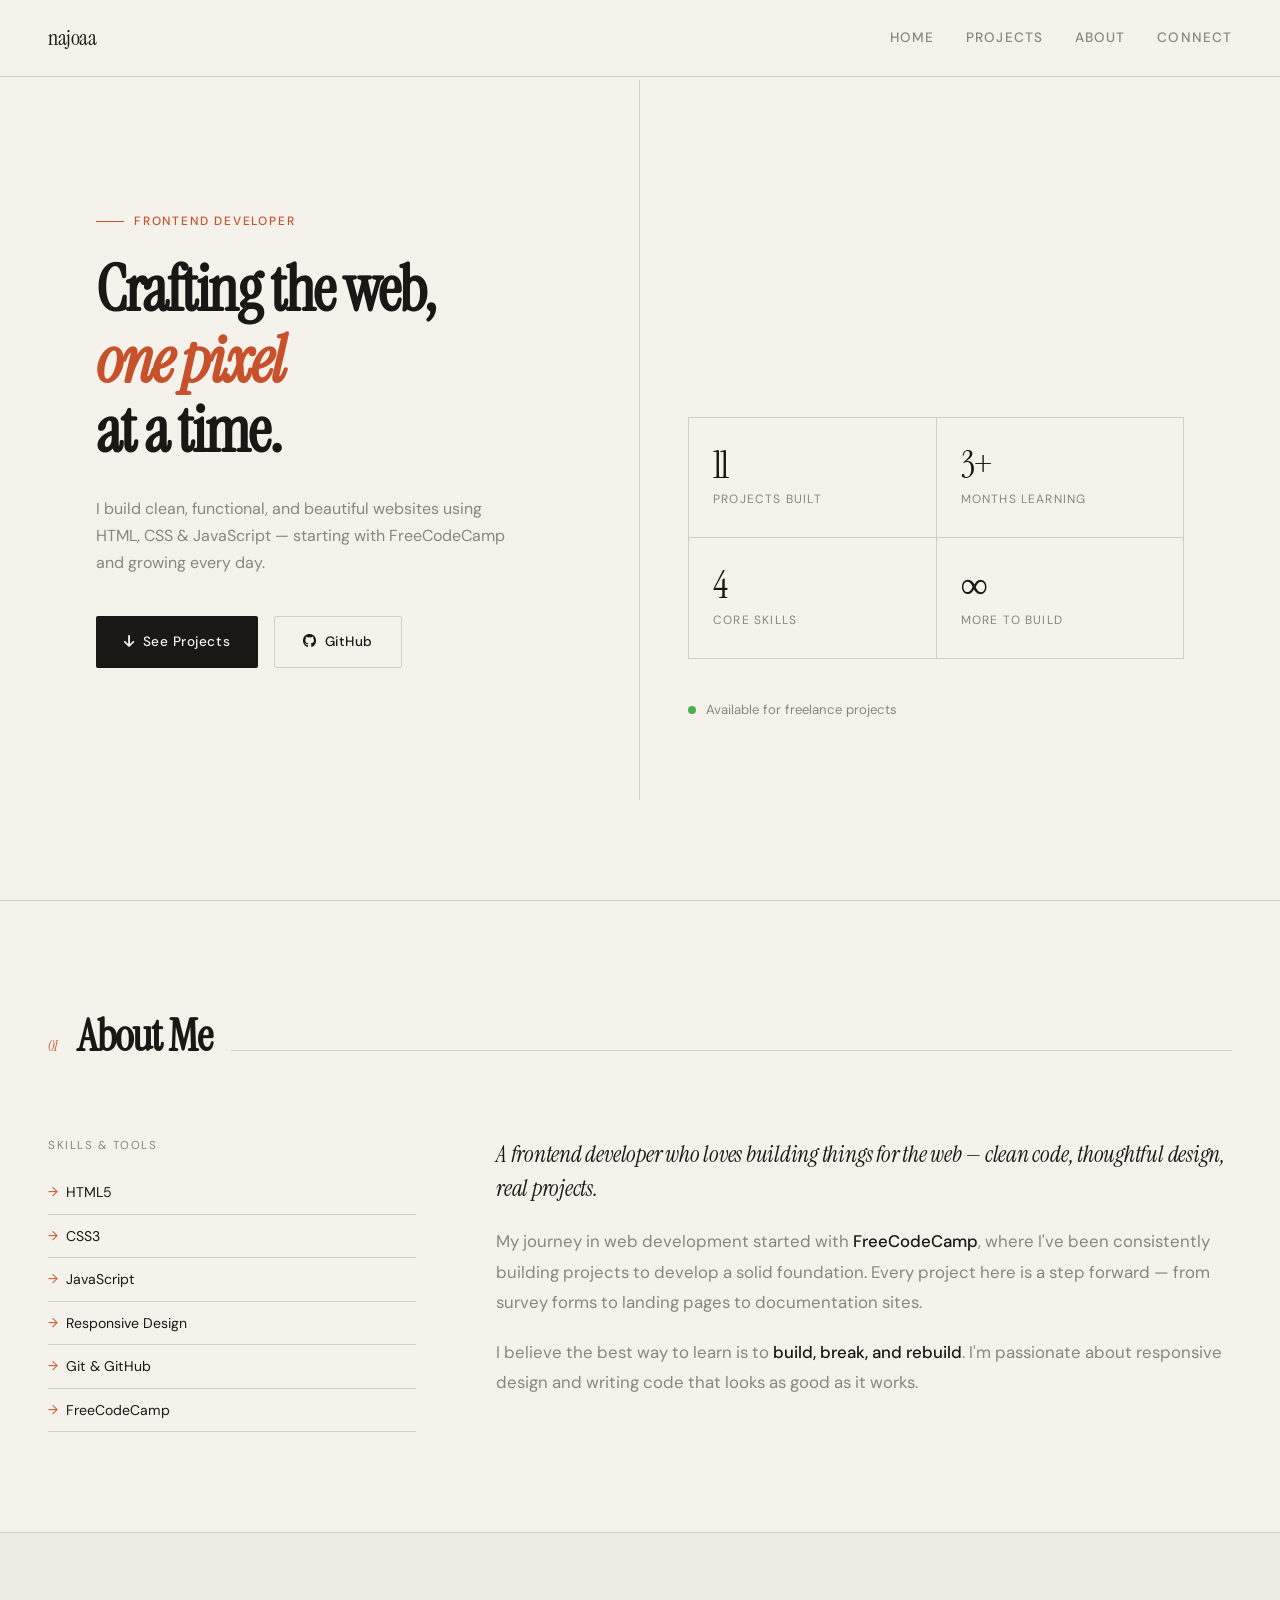
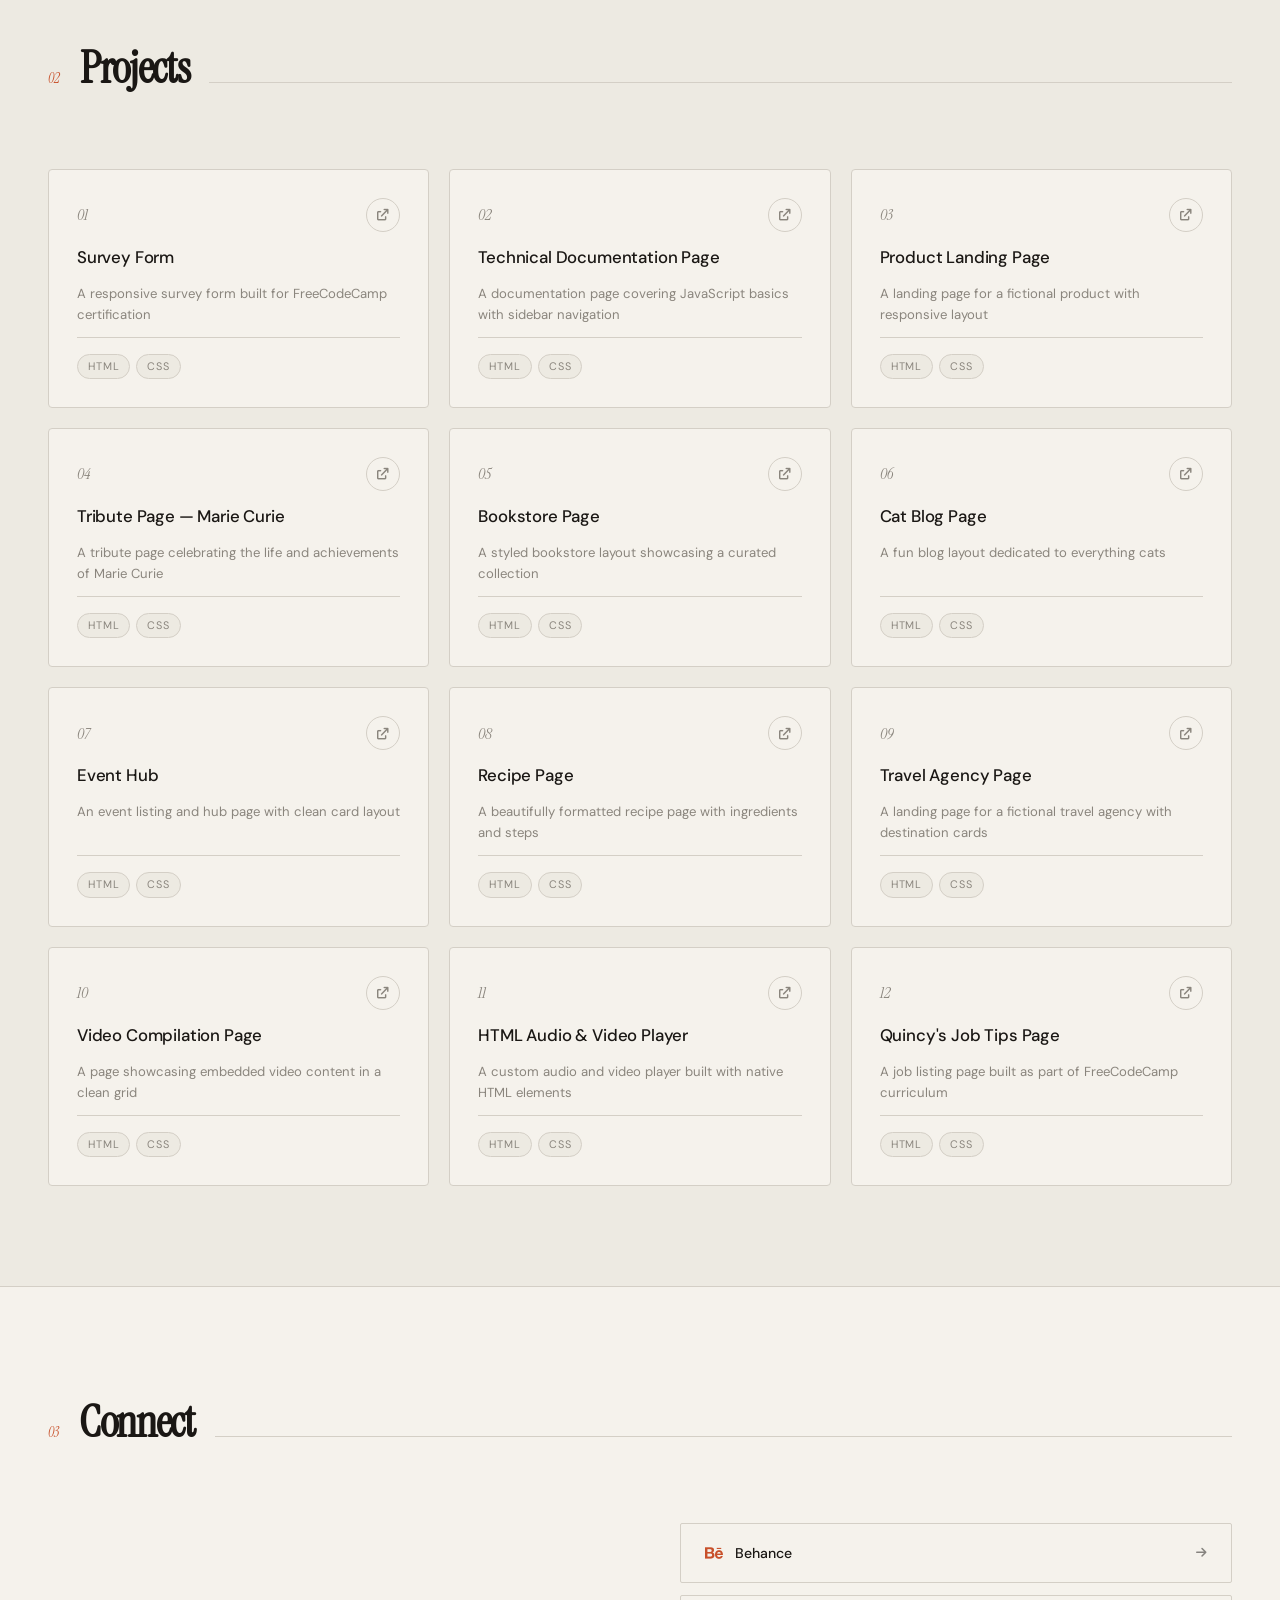
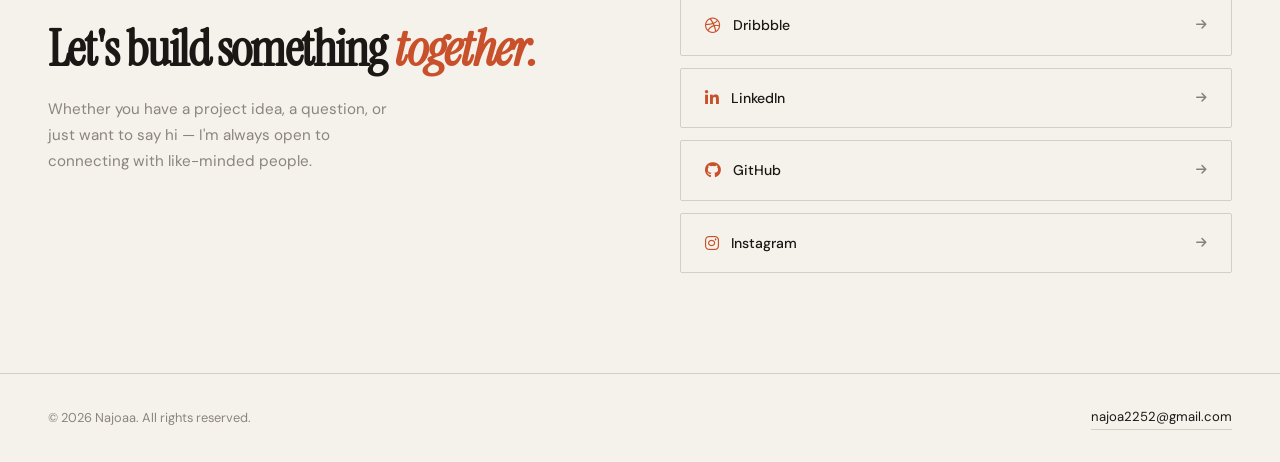
<file: index.html>
<!DOCTYPE html>
<html lang="en">
<head>
  <meta charset="UTF-8" />
  <meta name="viewport" content="width=device-width, initial-scale=1.0" />
  <title>Najoaa | Frontend Developer</title>

  <link rel="stylesheet" href="styles.css">
  <link href="https://fonts.googleapis.com/css2?family=Instrument+Serif:ital@0;1&family=DM+Sans:ital,opsz,wght@0,9..40,300;0,9..40,400;0,9..40,500;1,9..40,300&display=swap" rel="stylesheet" />
  <link rel="stylesheet" href="https://cdnjs.cloudflare.com/ajax/libs/font-awesome/6.0.0-beta3/css/all.min.css" />
</head>
<body>

  <!-- NAV -->
  <nav>
    <a href="#hero" class="nav-logo">najoaa</a>
    <div class="nav-links">
      <a href="#hero">Home</a>
      <a href="#projects">Projects</a>
      <a href="#about">About</a>
      <a href="#connect">Connect</a>
    </div>
  </nav>

  <!-- HERO -->
  <section id="hero">
    <div class="hero-left">
      <div class="hero-label">Frontend Developer</div>
      <h1 class="hero-h1">Crafting the&nbsp;web,<br><em>one pixel</em><br>at a time.</h1>
      <p class="hero-sub">I build clean, functional, and beautiful websites using HTML, CSS & JavaScript — starting with FreeCodeCamp and growing every day.</p>
      <div class="hero-ctas">
        <a href="#projects" class="btn-primary"><i class="fas fa-arrow-down"></i> See Projects</a>
        <a href="https://github.com/najoaa/" target="_blank" class="btn-secondary"><i class="fab fa-github"></i> GitHub</a>
      </div>
    </div>
    <div class="hero-right">
      <div class="hero-stat-grid">
        <div class="stat-cell">
          <div class="stat-num">11</div>
          <div class="stat-label">Projects built</div>
        </div>
        <div class="stat-cell">
          <div class="stat-num">3+</div>
          <div class="stat-label">Months learning</div>
        </div>
        <div class="stat-cell">
          <div class="stat-num">4</div>
          <div class="stat-label">Core skills</div>
        </div>
        <div class="stat-cell">
          <div class="stat-num">∞</div>
          <div class="stat-label">More to build</div>
        </div>
      </div>
      <div class="availability-badge">
        <span class="dot"></span>
        Available for freelance projects
      </div>
    </div>
  </section>

  <!-- ABOUT -->
  <section id="about">
    <div class="section-header fade-up">
      <span class="section-num">01</span>
      <h2 class="section-title">About Me</h2>
      <div class="section-line"></div>
    </div>
    <div class="about-grid">
      <div class="about-aside fade-up">
        <div class="about-aside-label">Skills & Tools</div>
        <ul class="skill-list">
          <li>HTML5</li>
          <li>CSS3</li>
          <li>JavaScript</li>
          <li>Responsive Design</li>
          <li>Git & GitHub</li>
          <li>FreeCodeCamp</li>
        </ul>
      </div>
      <div class="about-body fade-up">
        <p>A frontend developer who loves building things for the web — clean code, thoughtful design, real projects.</p>
        <p>My journey in web development started with <strong>FreeCodeCamp</strong>, where I've been consistently building projects to develop a solid foundation. Every project here is a step forward — from survey forms to landing pages to documentation sites.</p>
        <p>I believe the best way to learn is to <strong>build, break, and rebuild</strong>. I'm passionate about responsive design and writing code that looks as good as it works.</p>
      </div>
    </div>
  </section>

  <!-- PROJECTS -->
  <section id="projects">
    <div class="section-header fade-up">
      <span class="section-num">02</span>
      <h2 class="section-title">Projects</h2>
      <div class="section-line"></div>
    </div>
    <div class="projects-grid fade-up">

      <a href="Build survey form/index.html" target="_blank" class="project-card">
        <div class="card-top">
          <span class="proj-num">01</span>
          <div class="proj-arrow"><i class="fas fa-arrow-up-right-from-square"></i></div>
        </div>
        <div class="proj-name">Survey Form</div>
        <div class="proj-desc">A responsive survey form built for FreeCodeCamp certification</div>
        <div class="proj-tags"><span class="tag">HTML</span><span class="tag">CSS</span></div>
      </a>

      <a href="Build technical doc/index.html" target="_blank" class="project-card">
        <div class="card-top">
          <span class="proj-num">02</span>
          <div class="proj-arrow"><i class="fas fa-arrow-up-right-from-square"></i></div>
        </div>
        <div class="proj-name">Technical Documentation Page</div>
        <div class="proj-desc">A documentation page covering JavaScript basics with sidebar navigation</div>
        <div class="proj-tags"><span class="tag">HTML</span><span class="tag">CSS</span></div>
      </a>

      <a href="./Build technical doc/index.html" target="_blank" class="project-card">
        <div class="card-top">
          <span class="proj-num">03</span>
          <div class="proj-arrow"><i class="fas fa-arrow-up-right-from-square"></i></div>
        </div>
        <div class="proj-name">Product Landing Page</div>
        <div class="proj-desc">A landing page for a fictional product with responsive layout</div>
        <div class="proj-tags"><span class="tag">HTML</span><span class="tag">CSS</span></div>
      </a>

      <a href="./Build tribute form/index.html" target="_blank" class="project-card">
        <div class="card-top">
          <span class="proj-num">04</span>
          <div class="proj-arrow"><i class="fas fa-arrow-up-right-from-square"></i></div>
        </div>
        <div class="proj-name">Tribute Page — Marie Curie</div>
        <div class="proj-desc">A tribute page celebrating the life and achievements of Marie Curie</div>
        <div class="proj-tags"><span class="tag">HTML</span><span class="tag">CSS</span></div>
      </a>

      <a href="Build a Bookstore Page/index.html" target="_blank" class="project-card">
        <div class="card-top">
          <span class="proj-num">05</span>
          <div class="proj-arrow"><i class="fas fa-arrow-up-right-from-square"></i></div>
        </div>
        <div class="proj-name">Bookstore Page</div>
        <div class="proj-desc">A styled bookstore layout showcasing a curated collection</div>
        <div class="proj-tags"><span class="tag">HTML</span><span class="tag">CSS</span></div>
      </a>

      <a href="Build a cat blog page/index.html" target="_blank" class="project-card">
        <div class="card-top">
          <span class="proj-num">06</span>
          <div class="proj-arrow"><i class="fas fa-arrow-up-right-from-square"></i></div>
        </div>
        <div class="proj-name">Cat Blog Page</div>
        <div class="proj-desc">A fun blog layout dedicated to everything cats</div>
        <div class="proj-tags"><span class="tag">HTML</span><span class="tag">CSS</span></div>
      </a>

      <a href="Build a event hub/index.html" target="_blank" class="project-card">
        <div class="card-top">
          <span class="proj-num">07</span>
          <div class="proj-arrow"><i class="fas fa-arrow-up-right-from-square"></i></div>
        </div>
        <div class="proj-name">Event Hub</div>
        <div class="proj-desc">An event listing and hub page with clean card layout</div>
        <div class="proj-tags"><span class="tag">HTML</span><span class="tag">CSS</span></div>
      </a>

      <a href="Build a Recipe Page/index.html" target="_blank" class="project-card">
        <div class="card-top">
          <span class="proj-num">08</span>
          <div class="proj-arrow"><i class="fas fa-arrow-up-right-from-square"></i></div>
        </div>
        <div class="proj-name">Recipe Page</div>
        <div class="proj-desc">A beautifully formatted recipe page with ingredients and steps</div>
        <div class="proj-tags"><span class="tag">HTML</span><span class="tag">CSS</span></div>
      </a>

      <a href="Build a Travel Agency Page/index.html" target="_blank" class="project-card">
        <div class="card-top">
          <span class="proj-num">09</span>
          <div class="proj-arrow"><i class="fas fa-arrow-up-right-from-square"></i></div>
        </div>
        <div class="proj-name">Travel Agency Page</div>
        <div class="proj-desc">A landing page for a fictional travel agency with destination cards</div>
        <div class="proj-tags"><span class="tag">HTML</span><span class="tag">CSS</span></div>
      </a>

      <a href="Build a Video Compilation Page/index.html" target="_blank" class="project-card">
        <div class="card-top">
          <span class="proj-num">10</span>
          <div class="proj-arrow"><i class="fas fa-arrow-up-right-from-square"></i></div>
        </div>
        <div class="proj-name">Video Compilation Page</div>
        <div class="proj-desc">A page showcasing embedded video content in a clean grid</div>
        <div class="proj-tags"><span class="tag">HTML</span><span class="tag">CSS</span></div>
      </a>

      <a href="Build an HTML Audio and Video Player Instructions/index.html" target="_blank" class="project-card">
        <div class="card-top">
          <span class="proj-num">11</span>
          <div class="proj-arrow"><i class="fas fa-arrow-up-right-from-square"></i></div>
        </div>
        <div class="proj-name">HTML Audio & Video Player</div>
        <div class="proj-desc">A custom audio and video player built with native HTML elements</div>
        <div class="proj-tags"><span class="tag">HTML</span><span class="tag">CSS</span></div>
      </a>

      <a href="Build Quincy's Job Tips Page/index.html" target="_blank" class="project-card">
        <div class="card-top">
          <span class="proj-num">12</span>
          <div class="proj-arrow"><i class="fas fa-arrow-up-right-from-square"></i></div>
        </div>
        <div class="proj-name">Quincy's Job Tips Page</div>
        <div class="proj-desc">A job listing page built as part of FreeCodeCamp curriculum</div>
        <div class="proj-tags"><span class="tag">HTML</span><span class="tag">CSS</span></div>
      </a>

    </div>
  </section>

  <!-- CONNECT -->
  <section id="connect">
    <div class="section-header fade-up">
      <span class="section-num">03</span>
      <h2 class="section-title">Connect</h2>
      <div class="section-line"></div>
    </div>
    <div class="connect-inner">
      <div class="connect-left fade-up">
        <h2>Let's build something <em>together.</em></h2>
        <p>Whether you have a project idea, a question, or just want to say hi — I'm always open to connecting with like-minded people.</p>
      </div>
      <div class="connect-right fade-up">
        <a href="#" class="social-row">
          <span class="social-label"><i class="fab fa-behance social-icon"></i> Behance</span>
          <i class="fas fa-arrow-right social-arrow"></i>
        </a>
        <a href="#" class="social-row">
          <span class="social-label"><i class="fab fa-dribbble social-icon"></i> Dribbble</span>
          <i class="fas fa-arrow-right social-arrow"></i>
        </a>
        <a href="#" class="social-row">
          <span class="social-label"><i class="fab fa-linkedin-in social-icon"></i> LinkedIn</span>
          <i class="fas fa-arrow-right social-arrow"></i>
        </a>
        <a href="https://github.com/najoaa/" target="_blank" class="social-row">
          <span class="social-label"><i class="fab fa-github social-icon"></i> GitHub</span>
          <i class="fas fa-arrow-right social-arrow"></i>
        </a>
        <a href="#" class="social-row">
          <span class="social-label"><i class="fab fa-instagram social-icon"></i> Instagram</span>
          <i class="fas fa-arrow-right social-arrow"></i>
        </a>
      </div>
    </div>
  </section>

  <!-- FOOTER -->
  <footer>
    <p>© 2026 Najoaa. All rights reserved.</p>
    <a href="mailto:najoa2252@gmail.com" class="email-link">najoa2252@gmail.com</a>
  </footer>

  <script>
    // Scroll-triggered fade-up
    const observer = new IntersectionObserver((entries) => {
      entries.forEach(entry => {
        if (entry.isIntersecting) {
          entry.target.classList.add('visible');
          observer.unobserve(entry.target);
        }
      });
    }, { threshold: 0.12 });

    document.querySelectorAll('.fade-up').forEach(el => observer.observe(el));
  </script>
</body>
</html>
</file>
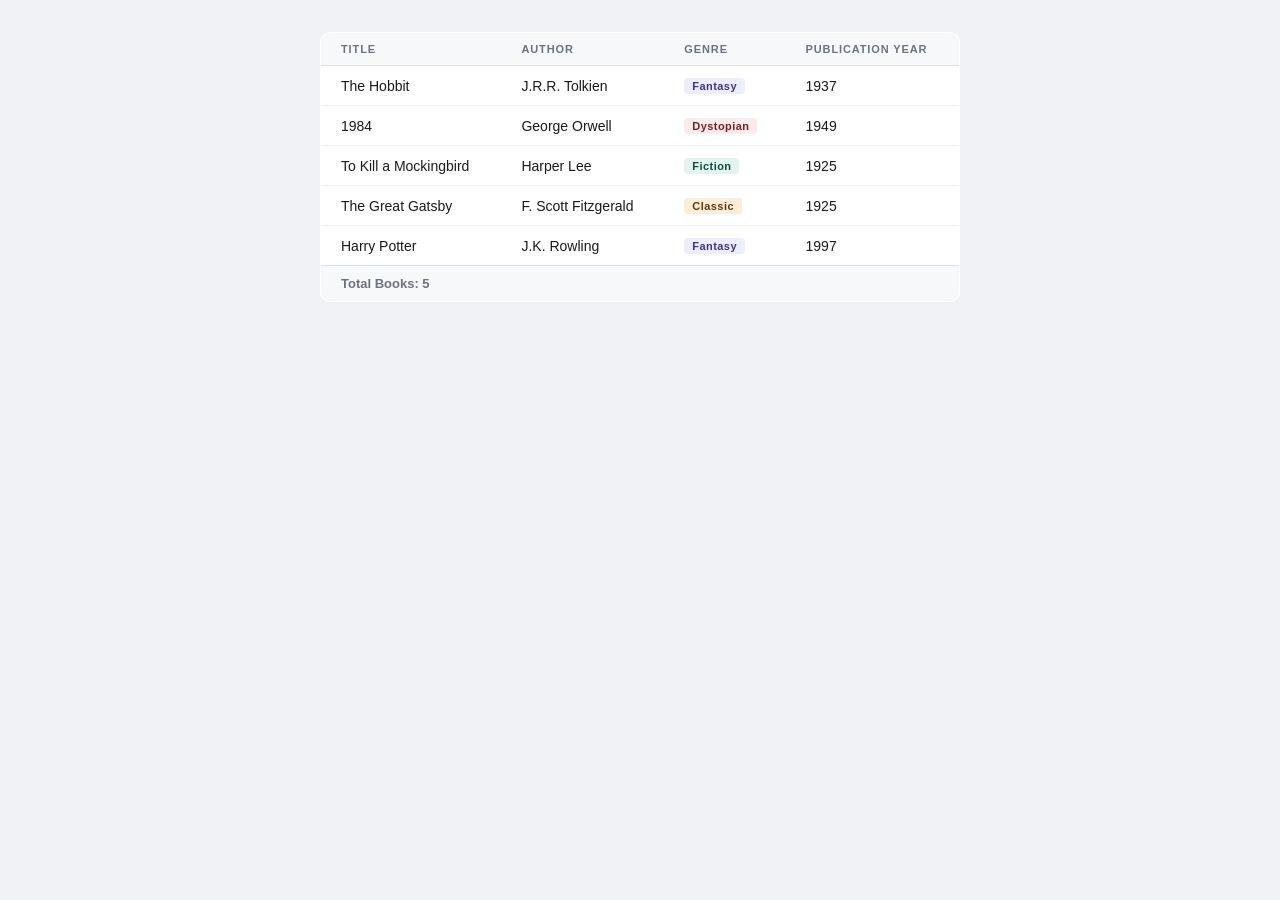
<file: Build a Book catalog table/index.html>
<!DOCTYPE html>
<html lang="en">
  <head>
    <meta charset="UTF-8" />
    <title>Book Catalog Table</title>
    <link rel="stylesheet" href="style.css">
  </head>

  <body>
    <table>
      <thead>
        <tr>
          <th>Title</th>
          <th>Author</th>
          <th>Genre</th>
          <th>Publication Year</th>
        </tr>
      </thead>

      <tbody>
        <tr>
          <td>The Hobbit</td>
          <td>J.R.R. Tolkien</td>
<td><span class="genre fantasy">Fantasy</span></td>
          <td>1937</td>
          
        </tr>

        <tr>
          <td>1984</td>
          <td>George Orwell</td>
<td><span class="genre dystopian">Dystopian</span></td>
          <td>1949</td>
        </tr>

        <tr>
          <td>To Kill a Mockingbird</td>
          <td>Harper Lee</td>
<td><span class="genre fiction">Fiction</span></td>
          <td > 1925</td>

        </tr>

        <tr>
          <td>The Great Gatsby</td>
          <td>F. Scott Fitzgerald</td>
<td><span class="genre classic">Classic</span></td>
          <td > 1925</td>
        </tr>

        <tr>
          <td>Harry Potter</td>
          <td>J.K. Rowling</td>
<td><span class="genre fantasy">Fantasy</span></td>
          <td>1997</td>
        </tr>
        
      </tbody>

      <tfoot>
        <tr>
          <td colspan="4">Total Books: 5</td>
        </tr>
      </tfoot>
    </table>
  </body>
</html>
</file>
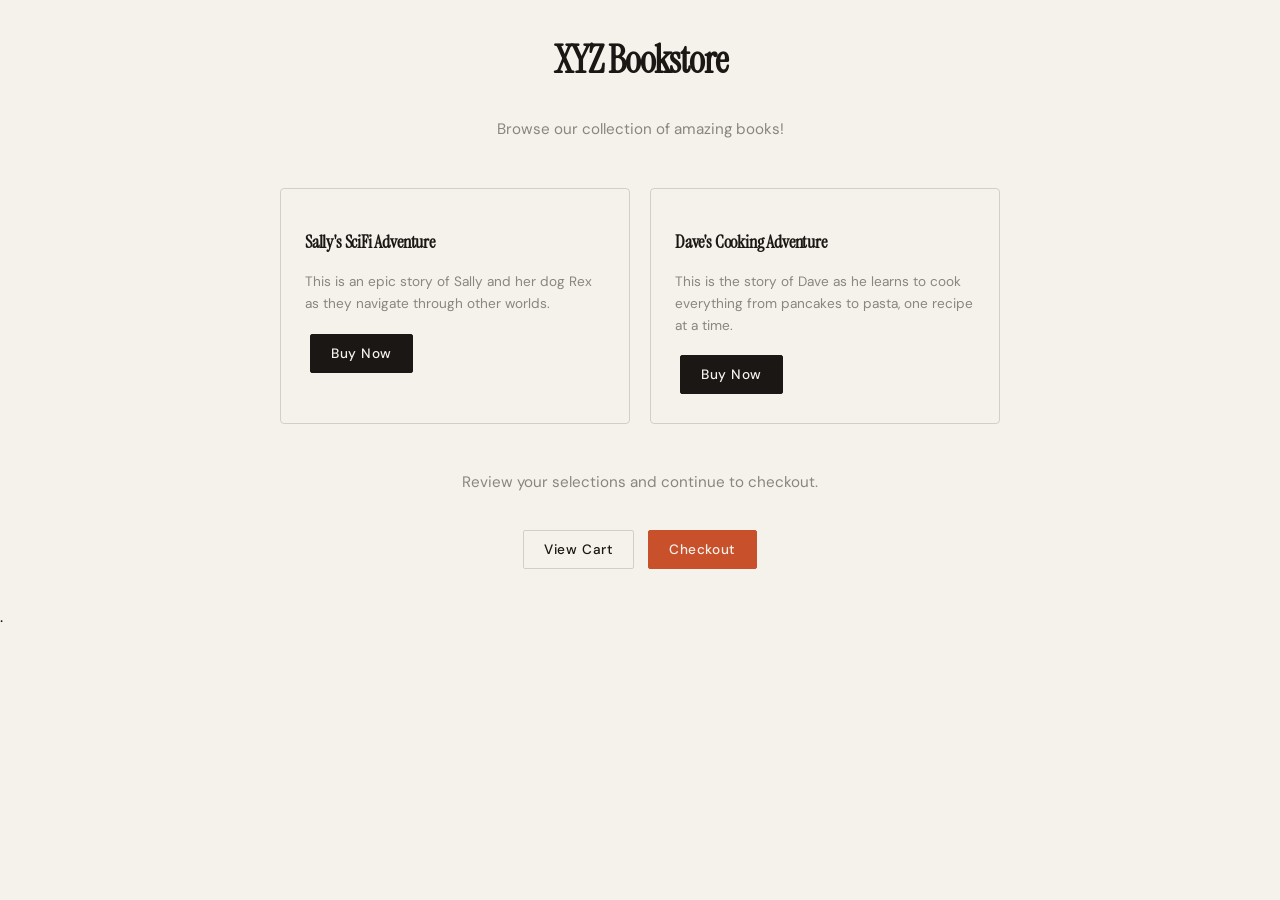
<file: Build a Bookstore Page/index.html>
<html lang="en">
<head>
  <meta charset="UTF-8" />
  <title>XYZ Bookstore Page</title>
  <link rel="stylesheet" href="style.css">

</head>

<body>
  <h1>XYZ Bookstore</h1>
  <p>Browse our collection of amazing books!</p>
  
  <div class="card-container">
    <div class="card" id="sally-adventure-book">
      <h2>Sally's SciFi Adventure</h2>
      <p>This is an epic story of Sally and her dog Rex as they navigate through other worlds.</p>
      <button class="btn">Buy Now</button>
    </div>
    
    <div class="card" id="dave-cooking-book">
      <h2>Dave's Cooking Adventure</h2>
      <p>This is the story of Dave as he learns to cook everything from pancakes to pasta, one recipe at a time.</p>
      <button class="btn">Buy Now</button>
    </div>
  </div>
  
  <p>Review your selections and continue to checkout.</p>
  
  <div class="btn-container">
<button id="view-cart-btn" class="btn" >View Cart</button>    
<button id="checkout-btn" class="btn">Checkout</button>    

  </div>
</body>

</html>.
</file>
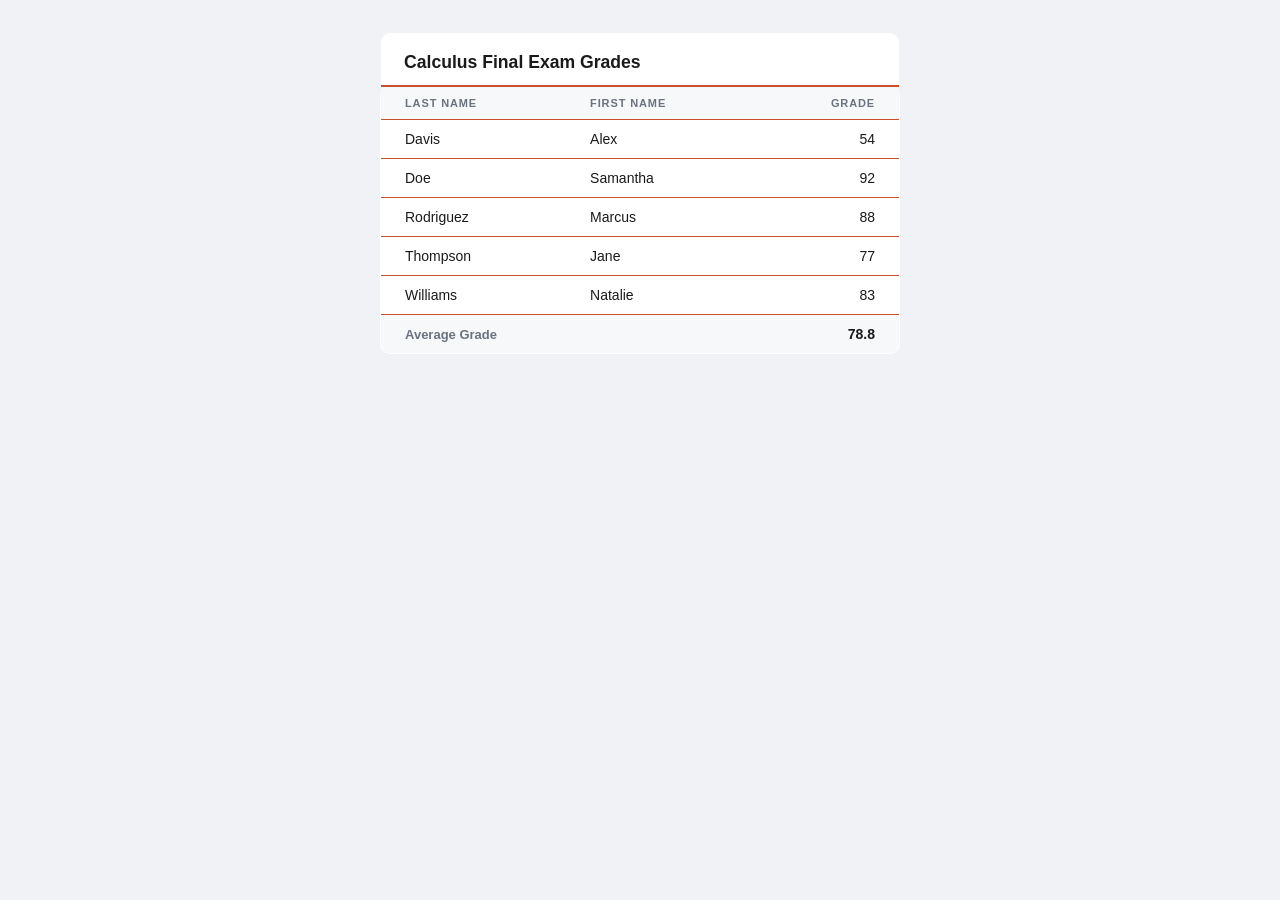
<file: Build a final exams table/index.html>
<!DOCTYPE html>
<html lang="en">
  <head>
    <title>Calculus Final Exams Table</title>
    <meta charset="UTF-8" />
    <link rel="stylesheet" href="style.css">
  </head>
  <body>
    <table>
      <caption>
        Calculus Final Exam Grades
      </caption>

      <thead>     
        <tr>
          <th>Last Name</th>
          <th>First Name</th>
          <th>Grade</th>
        </tr>
      </thead>

      <tbody>
        <tr>
          <td>Davis</td>
          <td>Alex</td>
          <td>54</td>
        </tr>

        <tr>
          <td>Doe</td>
          <td>Samantha</td>
          <td>92</td>
        </tr>

        <tr>
          <td>Rodriguez</td>
          <td>Marcus</td>
          <td>88</td>
        </tr>

        <tr>
          <td>Thompson</td>
          <td>Jane</td>
          <td>77</td>
        </tr>

        <tr>
          <td>Williams</td>
          <td>Natalie</td>
          <td>83</td>
        </tr>
      </tbody>

      <tfoot>
        <tr>
          <td colspan="2">Average Grade</td>
          <td>78.8</td>
        </tr>
      </tfoot>
    </table>
  </body>
</html>
</file>
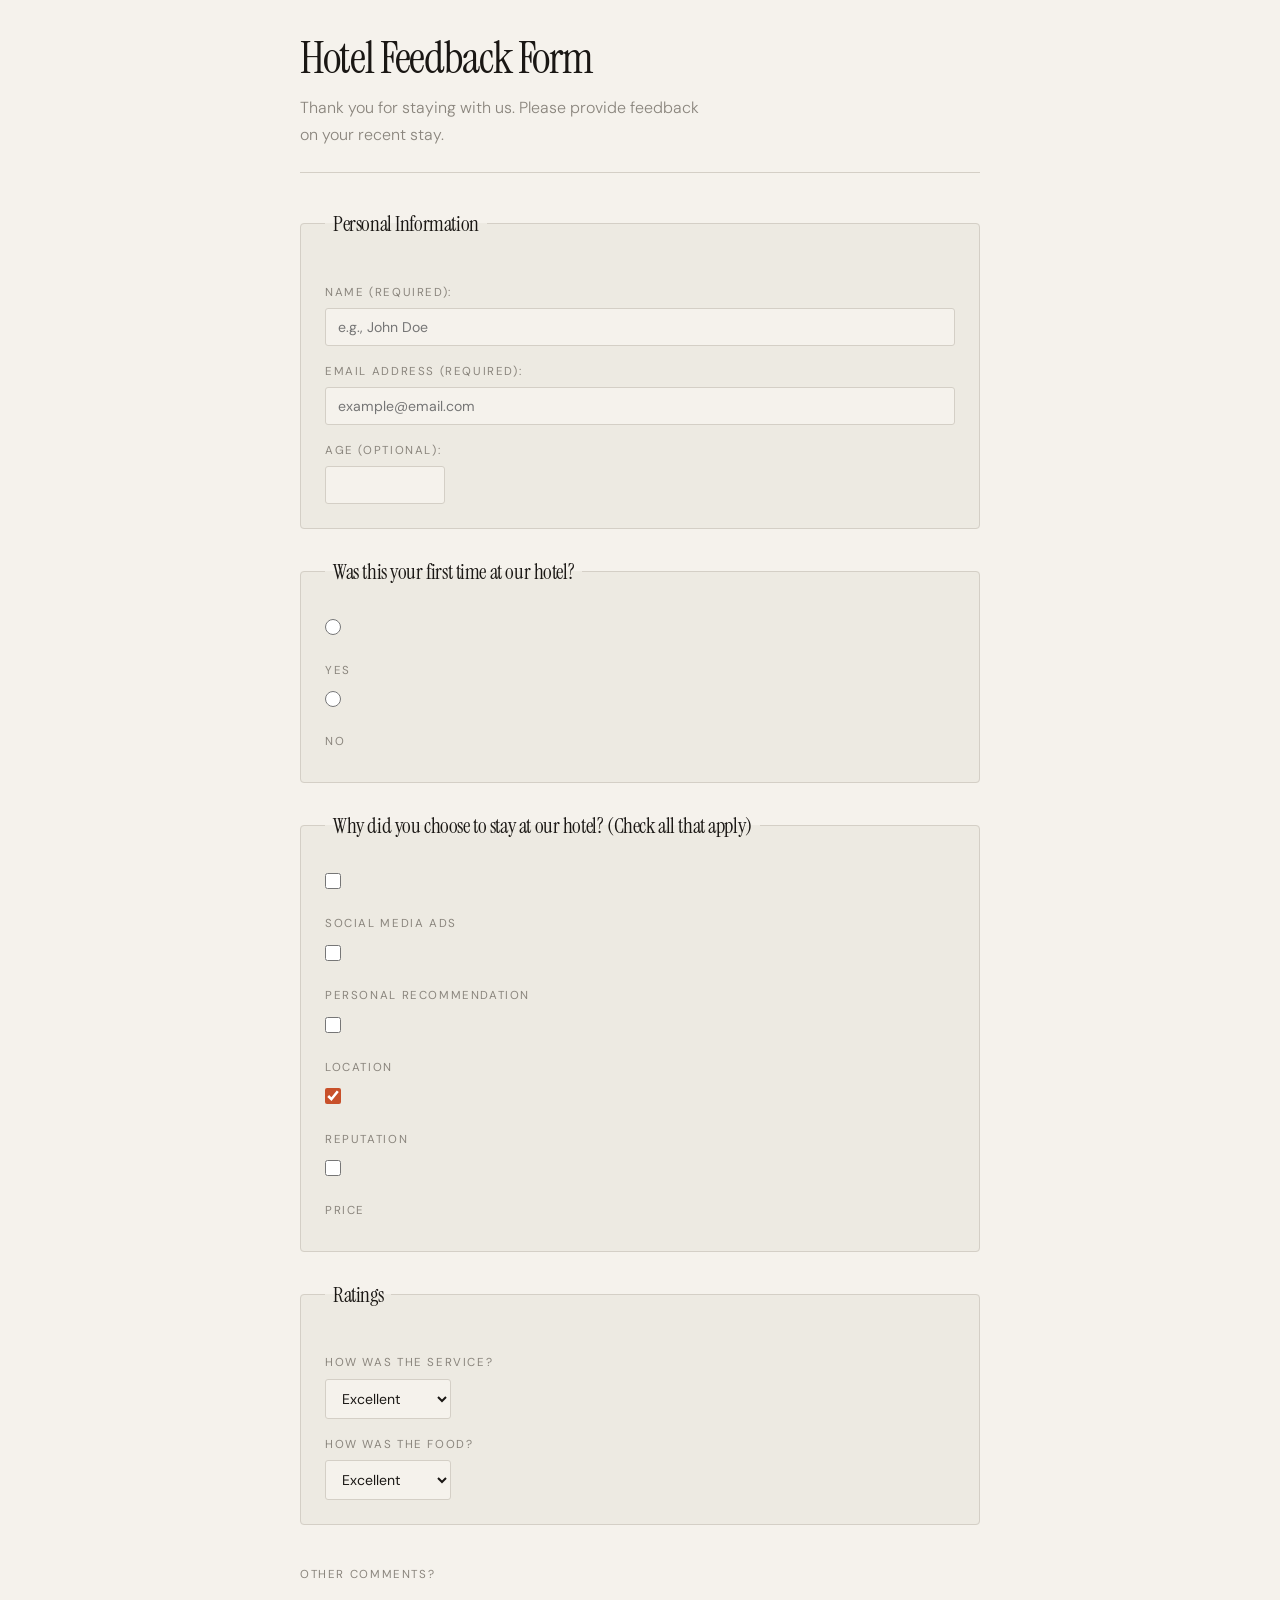
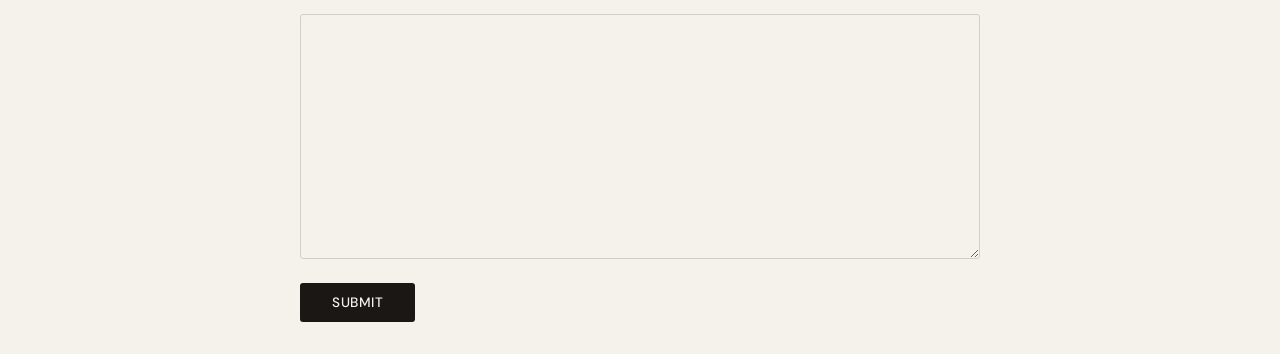
<file: Build a Hotel Feedback Form/index.html>
<!DOCTYPE html>
<html lang="en">
  <head>
    <meta charset="UTF-8" />
    <title>Hotel Feedback Form</title>
    <link rel="stylesheet" href="style.css">

  </head>
  <body>
    <header>
      <h1>Hotel Feedback Form</h1>
      <p>
        Thank you for staying with us. Please provide feedback on your recent
        stay.
      </p>
    </header>
    <main>
      <form method="POST" action="https://hotel-feedback.freecodecamp.org">
        <fieldset>
          <legend>Personal Information</legend>
          <label for="full-name">Name (required):</label>
          <input type="text" id="full-name" name="name" placeholder="e.g., John Doe" required size="20">

          <label for="email">Email address (required):</label>
          <input
            placeholder="example@email.com"
            required
            id="email"
            type="email"
            name="email"
            size="20"
          />
          <label for="age">Age (optional):</label>
          <input type="number" name="age" id="age" min="3" max="100" />
        </fieldset>

        <fieldset>
          <legend>Was this your first time at our hotel?</legend>
          <input id="yes-option" type="radio" name="hotel-stay" value="yes" />
          <label for="yes-option">Yes</label>
          <input id="no-option" type="radio" name="hotel-stay" value="no" />
          <label for="no-option">No</label>
        </fieldset>

        <fieldset>
          <legend>
            Why did you choose to stay at our hotel? (Check all that apply)
          </legend>

          <input type="checkbox" id="ads" name="choice" value="ads" />
          <label for="ads">Social Media Ads</label>

          <input
            type="checkbox"
            id="recommendation"
            name="choice"
            value="recommendation"
          />
          <label for="recommendation">Personal Recommendation</label>
          
          <input type="checkbox" id="location" name="choice" value="location" />
          <label for="location">Location</label>

          <input
            checked
            type="checkbox"
            id="reputation"
            name="choice"
            value="reputation"
          />
          <label for="reputation">Reputation</label>
          
          <input type="checkbox" id="price" name="choice" value="price" />
          <label for="price">Price</label>
        </fieldset>

        <fieldset>
          <legend>Ratings</legend>

          <label for="service">How was the service?</label>

          <select name="service" id="service">
            <option value="poor">Poor</option>
            <option value="satisfactory">Satisfactory</option>
            <option value="good">Good</option>
            <option value="very-good">Very Good</option>
            <option selected value="excellent">Excellent</option>
          </select>

          <label for="food">How was the food?</label>

          <select name="food" id="food">
            <option value="poor">Poor</option>
            <option value="satisfactory">Satisfactory</option>
            <option value="good">Good</option>
            <option value="very-good">Very Good</option>
            <option selected value="excellent">Excellent</option>
          </select>
        </fieldset>

        <label for="comments">Other Comments?</label>
        <textarea cols="30" rows="10" name="comments" id="comments"></textarea>

        <button type="submit">Submit</button>
      </form>
    </main>
  </body>
</html>
</file>
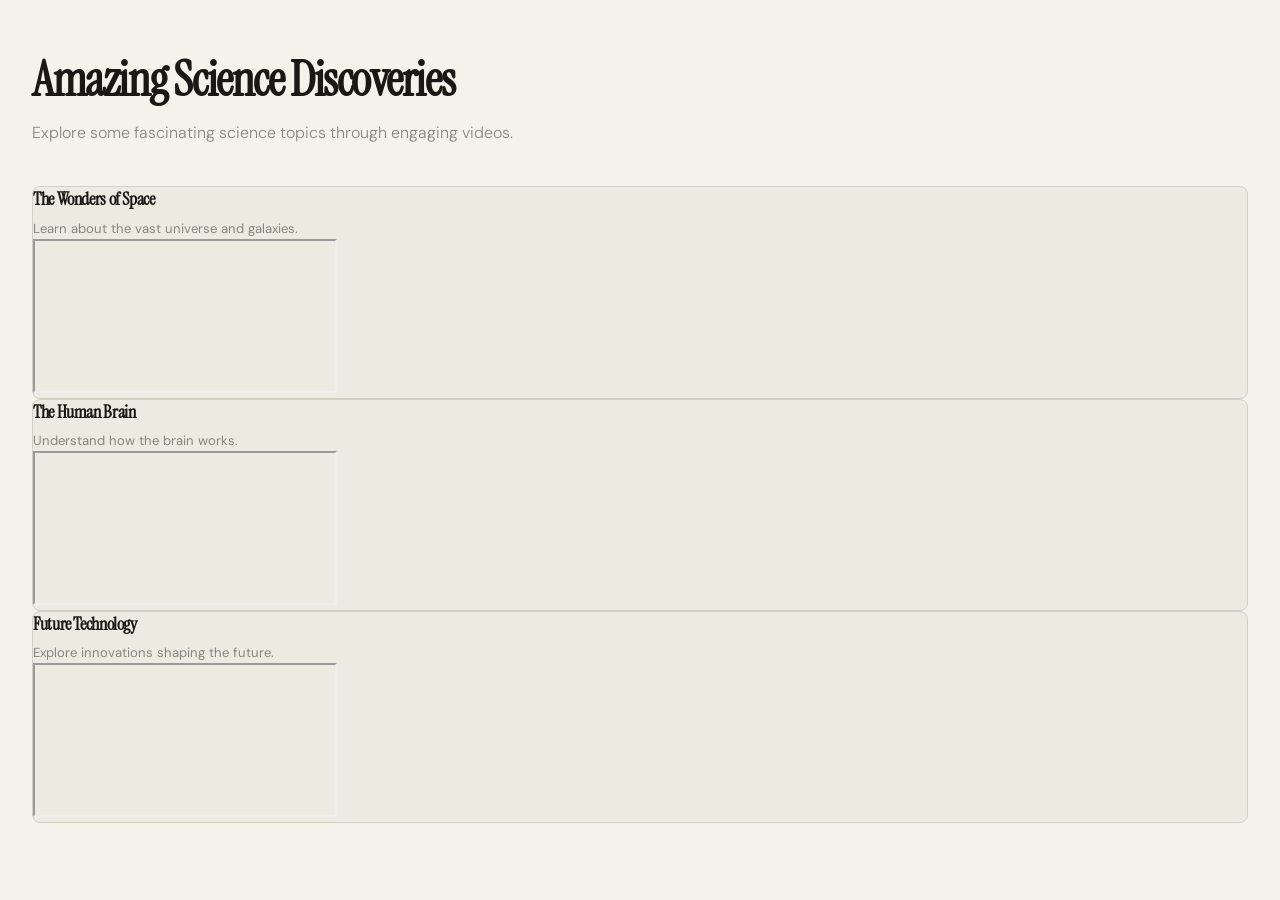
<file: Build a Video Compilation Page/index.html>
<!DOCTYPE html>
<html lang="en">
<head>
  <meta charset="UTF-8">
  <title>Amazing Science Videos</title>
  <link rel="stylesheet" href="style.css">

</head>

<body>
  <main>
    <h1>Amazing Science Discoveries</h1>
    <p>
      Explore some fascinating science topics through engaging videos.
    </p>

    <section>
      <h2>The Wonders of Space</h2>
      <p>Learn about the vast universe and galaxies.</p>
      <iframe 
        src="https://www.youtube.com/embed/libKVRa01L8"
        title="Space Documentary Video">
      </iframe>
    </section>

    <section>
      <h2>The Human Brain</h2>
      <p>Understand how the brain works.</p>
      <iframe 
        src="https://www.youtube.com/embed/5N3pWlA7e1M"
        title="Human Brain Video">
      </iframe>
    </section>

    <section>
      <h2>Future Technology</h2>
      <p>Explore innovations shaping the future.</p>
      <iframe 
        src="https://www.youtube.com/embed/2ePf9rue1Ao"
        title="Future Tech Video">
      </iframe>
    </section>

  </main>
</body>
</html>
</file>
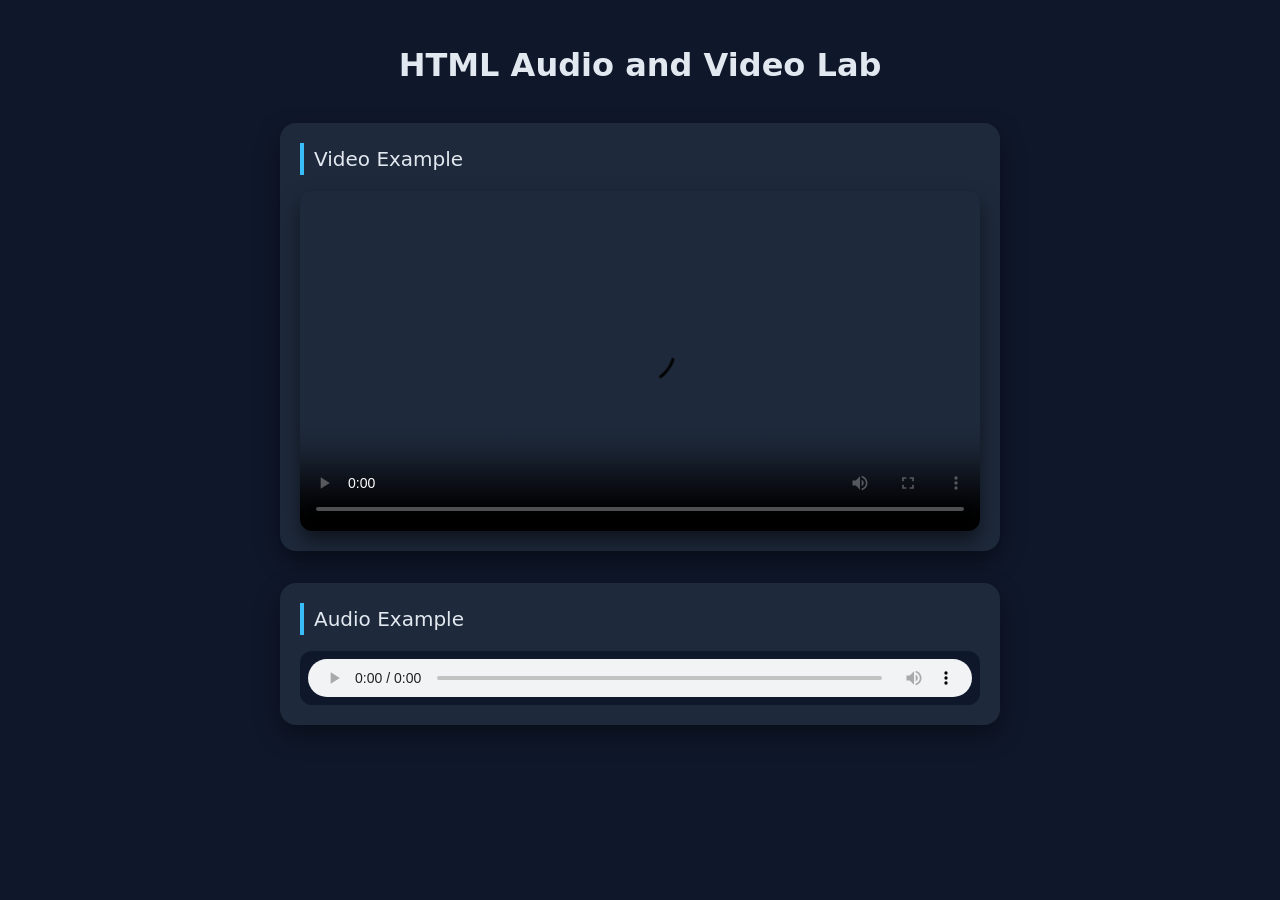
<file: Build an HTML Audio and Video Player Instructions/index.html>
<!DOCTYPE html>
<html lang="en">
<head>
  <meta charset="UTF-8" />
  <meta name="viewport" content="width=device-width, initial-scale=1.0"/>
  <title>HTML Audio and Video Lab</title>
 <link rel="stylesheet" href="style.css">
</head>
<body>

  <h1>HTML Audio and Video Lab</h1>

  <!-- Video Section -->
  <section>
    <h2>Video Example</h2>
    <video controls loop width="640" poster="https://cdn.freecodecamp.org/curriculum/labs/past-event2.jpg">
      <source 
        src="https://cdn.freecodecamp.org/curriculum/labs/what-is-the-map-method-and-how-does-it-work.mp4" 
        type="video/mp4">
      Your browser does not support the video tag.
    </video>
  </section>

  <!-- Audio Section -->
  <section>
    <h2>Audio Example</h2>
    <audio controls loop>
      <source 
        src="https://cdn.freecodecamp.org/curriculum/js-music-player/we-are-going-to-make-it.mp3" 
        type="audio/mpeg">
      Your browser does not support the audio element.
    </audio>
  </section>

</body>
</html>
</file>
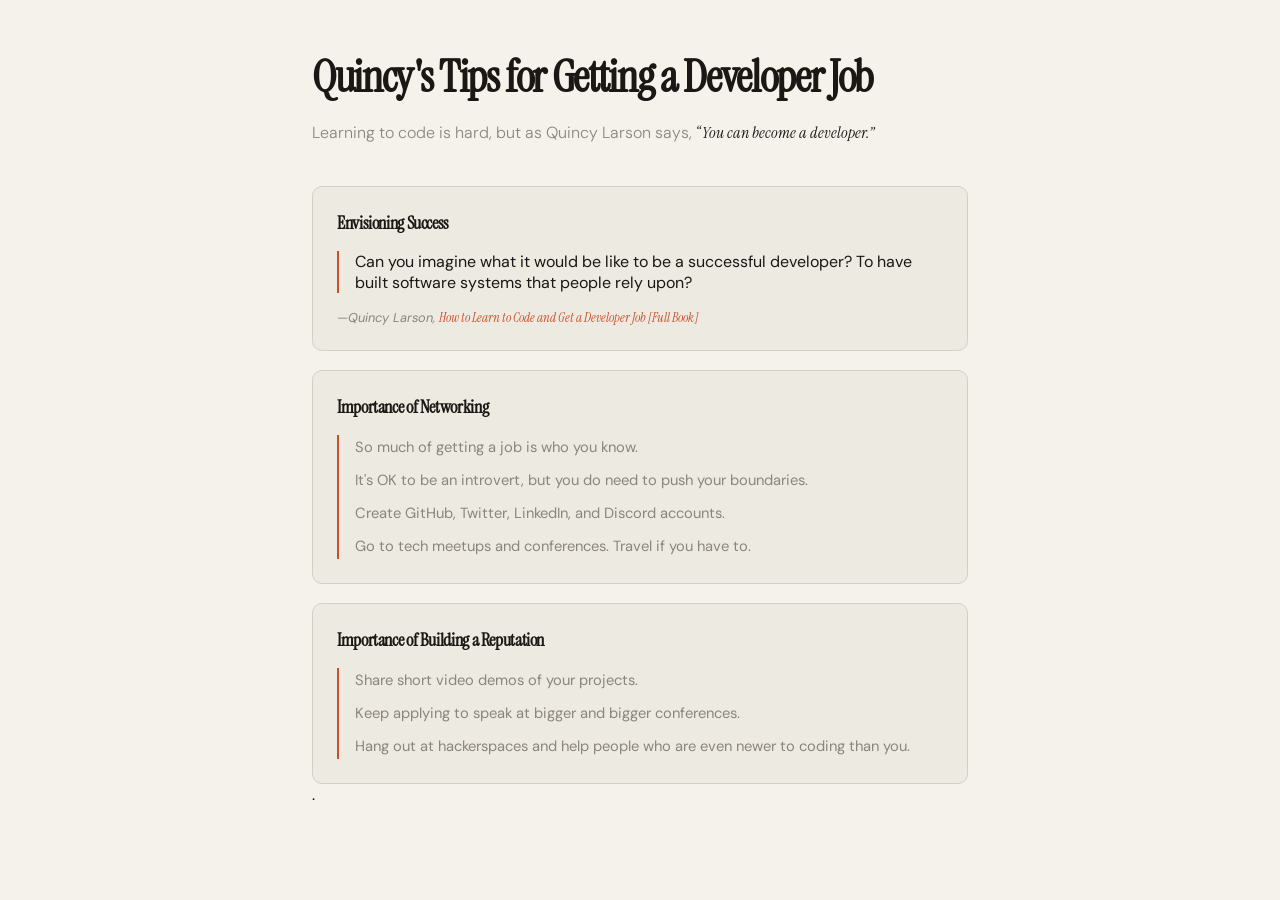
<file: Build Quincy's Job Tips Page/index.html>
<!DOCTYPE html>
<html lang="en">
  <head>
    <meta charset="UTF-8" />
    <meta name="viewport" content="width=device-width, initial-scale=1.0" />
    <title>Quincy's Tips for Getting a Developer Job</title>
<link rel="stylesheet" href="style.css">
  </head>
  <body>
    <h1>Quincy's Tips for Getting a Developer Job</h1>
    <p>
      Learning to code is hard, but as Quincy Larson says,
      <q cite="https://www.freecodecamp.org/news/learn-to-code-book/">You can become a developer.</q>
    </p>

    <main>
      <section>
        <h2>Envisioning Success</h2>
        <blockquote cite="https://www.freecodecamp.org/news/learn-to-code-book/">
          Can you imagine what it would be like to be a successful developer? To have built software systems that people rely upon?
        </blockquote>
        <p>
          &mdash;Quincy Larson, <cite>How to Learn to Code and Get a Developer Job [Full Book]</cite>
        </p>
      </section>
      <section>
        <h2>Importance of Networking</h2>
        <blockquote cite="https://www.freecodecamp.org/news/learn-to-code-book/">
          <p>So much of getting a job is who you know.</p>
          <p>It's OK to be an introvert, but you do need to push your boundaries.</p>
          <p>Create GitHub, Twitter, LinkedIn, and Discord accounts.</p>
          <p>Go to tech meetups and conferences. Travel if you have to.</p>
        </blockquote>
      </section>
      <section>
        <h2>Importance of Building a Reputation </h2>
        <blockquote cite="https://www.freecodecamp.org/news/learn-to-code-book/"> 
        <p>Share short video demos of your projects.
</p>
        <p>Keep applying to speak at bigger and bigger conferences.</p>
        <p>Hang out at hackerspaces and help people who are even newer to coding than you.</p>
        </blockquote>
      </section>
    </main>
  </body>
</html>.
</file>
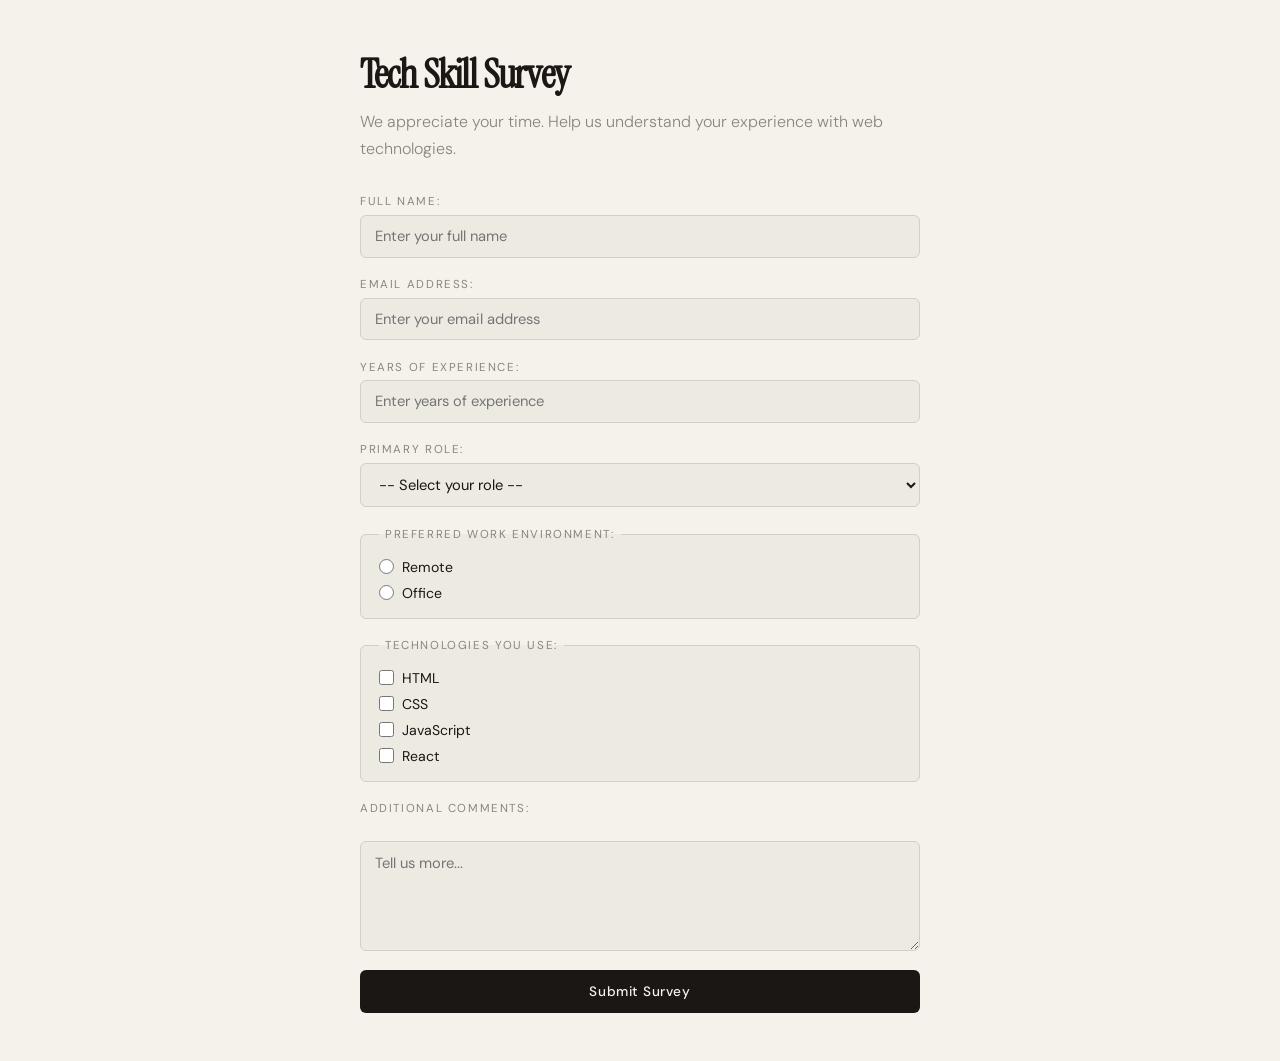
<file: Build survey form/index.html>
<!DOCTYPE html>
<html lang="en">
<head>
  <meta charset="UTF-8" />
  <meta name="viewport" content="width=device-width, initial-scale=1.0" />
  <title>Professional Survey Form</title>
  <link rel="stylesheet" href="styles.css" />
</head>
<body>
  <main>
    <h1 id="title">Tech Skill Survey</h1>
    <p id="description">We appreciate your time. Help us understand your experience with web technologies.</p>

    <form id="survey-form">
      <div class="field">
      <!-- Name Input -->
      <label id="name-label" for="name">Full Name:</label>
      <input 
        type="text" 
        id="name" 
        name="name" 
        placeholder="Enter your full name" 
        required 
      />
 </div>
      <!-- Email Input -->
       <div class="field">
      <label id="email-label" for="email">Email Address:</label>
      <input 
        type="email" 
        id="email" 
        name="email" 
        placeholder="Enter your email address" 
        required 
      />
       </div>
      <!-- Number Input -->
       <div class="field">
      <label id="number-label" for="number">Years of Experience:</label>
      <input 
        type="number" 
        id="number" 
        name="experience" 
        min="0" 
        max="50" 
        placeholder="Enter years of experience" 
      />
</div>

      <!-- Dropdown -->
       <div class="field">
      <label for="dropdown">Primary Role:</label>
      <select id="dropdown" name="role" required>
        <option value="">-- Select your role --</option>
        <option value="frontend">Front-End Developer</option>
        <option value="backend">Back-End Developer</option>
        <option value="fullstack">Full Stack Developer</option>
        <option value="designer">UI/UX Designer</option>
      </select>
</div>
      <!-- Radio Buttons -->
       <div class="field">
      <fieldset>
        <legend>Preferred Work Environment:</legend>
        <label><input type="radio" name="environment" value="remote" /> Remote</label>
        <label><input type="radio" name="environment" value="office" /> Office</label>
      </fieldset>
       </div>
      <!-- Checkboxes -->
       <div class="field">
      <fieldset>
        <legend>Technologies You Use:</legend>
        <label><input type="checkbox" name="tech" value="html" /> HTML</label>
        <label><input type="checkbox" name="tech" value="css" /> CSS</label>
        <label><input type="checkbox" name="tech" value="js" /> JavaScript</label>
        <label><input type="checkbox" name="tech" value="react" /> React</label>
      </fieldset>
       </div>
      <!-- Textarea -->
      <label for="comments">Additional Comments:</label>
      <textarea id="comments" name="comments" placeholder="Tell us more..."></textarea>

      <!-- Submit -->
      <button type="submit" id="submit">Submit Survey</button>
    </form>
  </main>
</body>
</html>
</file>
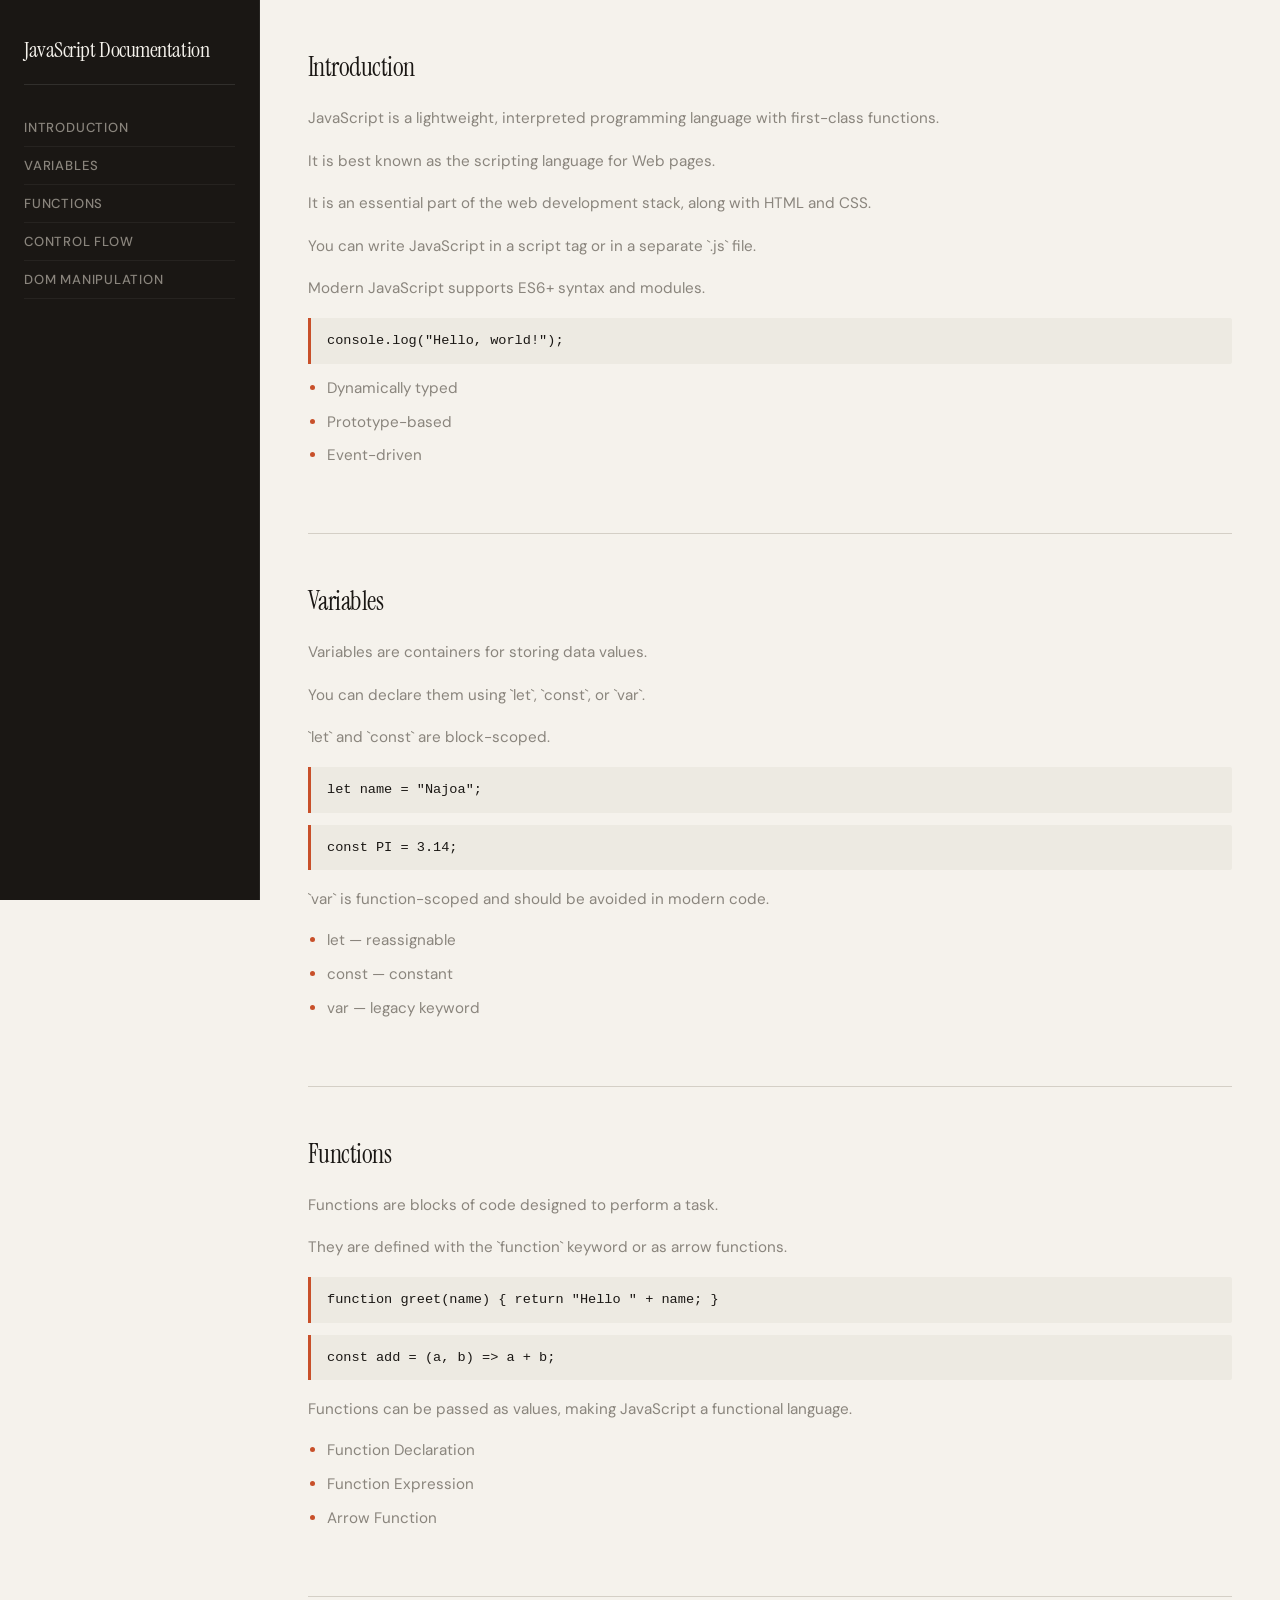
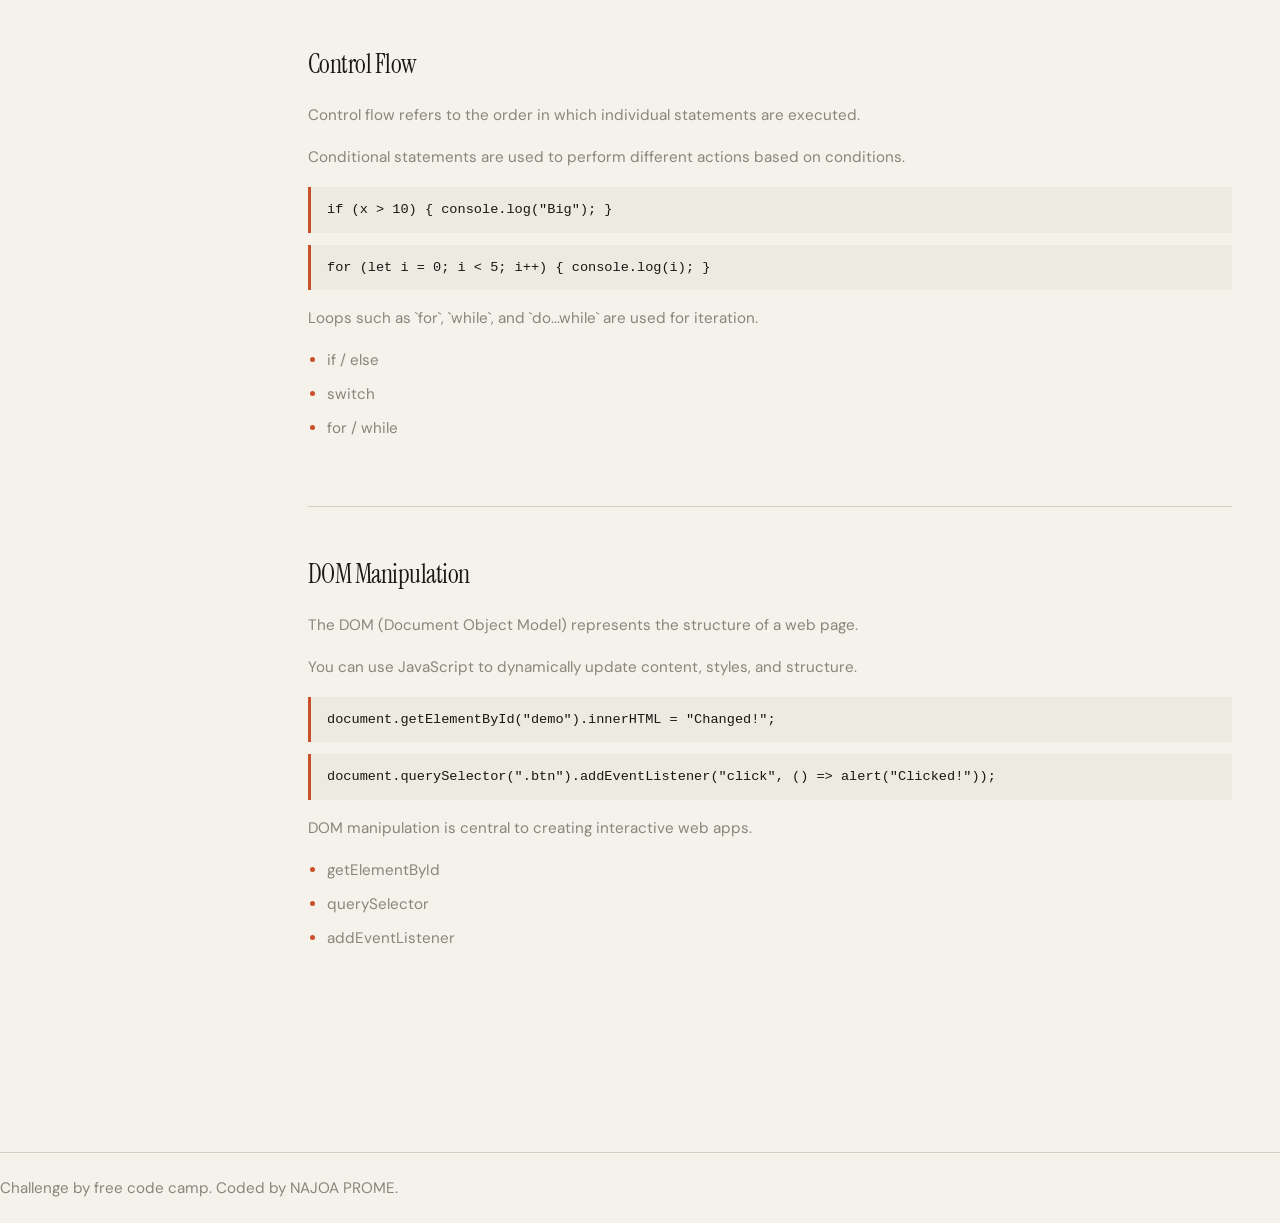
<file: Build technical doc/index.html>
<!DOCTYPE html>
<html lang="en">
<head>
  <meta charset="UTF-8" />
  <meta name="viewport" content="width=device-width, initial-scale=1.0" />
  <title>JavaScript Documentation</title>
  <link rel="stylesheet" href="style.css" />
</head>
<body>
  <nav id="navbar">
    <header>JavaScript Documentation</header>
    <a class="nav-link" href="#Introduction">Introduction</a>
    <a class="nav-link" href="#Variables">Variables</a>
    <a class="nav-link" href="#Functions">Functions</a>
    <a class="nav-link" href="#Control_Flow">Control Flow</a>
    <a class="nav-link" href="#DOM_Manipulation">DOM Manipulation</a>
  </nav>

  <main id="main-doc">
    <section class="main-section" id="Introduction">
      <header>Introduction</header>
      <p>JavaScript is a lightweight, interpreted programming language with first-class functions.</p>
      <p>It is best known as the scripting language for Web pages.</p>
      <p>It is an essential part of the web development stack, along with HTML and CSS.</p>
      <p>You can write JavaScript in a script tag or in a separate `.js` file.</p>
      <p>Modern JavaScript supports ES6+ syntax and modules.</p>
      <code>console.log("Hello, world!");</code>
      <ul>
        <li>Dynamically typed</li>
        <li>Prototype-based</li>
        <li>Event-driven</li>
      </ul>
    </section>

    <section class="main-section" id="Variables">
      <header>Variables</header>
      <p>Variables are containers for storing data values.</p>
      <p>You can declare them using `let`, `const`, or `var`.</p>
      <p>`let` and `const` are block-scoped.</p>
      <code>let name = "Najoa";</code>
      <code>const PI = 3.14;</code>
      <p>`var` is function-scoped and should be avoided in modern code.</p>
      <ul>
        <li>let — reassignable</li>
        <li>const — constant</li>
        <li>var — legacy keyword</li>
      </ul>
    </section>

    <section class="main-section" id="Functions">
      <header>Functions</header>
      <p>Functions are blocks of code designed to perform a task.</p>
      <p>They are defined with the `function` keyword or as arrow functions.</p>
      <code>function greet(name) { return "Hello " + name; }</code>
      <code>const add = (a, b) => a + b;</code>
      <p>Functions can be passed as values, making JavaScript a functional language.</p>
      <ul>
        <li>Function Declaration</li>
        <li>Function Expression</li>
        <li>Arrow Function</li>
      </ul>
    </section>

    <section class="main-section" id="Control_Flow">
      <header>Control Flow</header>
      <p>Control flow refers to the order in which individual statements are executed.</p>
      <p>Conditional statements are used to perform different actions based on conditions.</p>
      <code>if (x > 10) { console.log("Big"); }</code>
      <code>for (let i = 0; i < 5; i++) { console.log(i); }</code>
      <p>Loops such as `for`, `while`, and `do...while` are used for iteration.</p>
      <ul>
        <li>if / else</li>
        <li>switch</li>
        <li>for / while</li>
      </ul>
    </section>

    <section class="main-section" id="DOM_Manipulation">
      <header>DOM Manipulation</header>
      <p>The DOM (Document Object Model) represents the structure of a web page.</p>
      <p>You can use JavaScript to dynamically update content, styles, and structure.</p>
      <code>document.getElementById("demo").innerHTML = "Changed!";</code>
      <code>document.querySelector(".btn").addEventListener("click", () => alert("Clicked!"));</code>
      <p>DOM manipulation is central to creating interactive web apps.</p>
      <ul>
        <li>getElementById</li>
        <li>querySelector</li>
        <li>addEventListener</li>
      </ul>
    </section>
  </main>
    <footer>
    <p>Challenge by free code camp. Coded by NAJOA PROME.</p>
  </footer>
</body>
</html>
</file>
<file: styles.css>
*, *::before, *::after { box-sizing: border-box; margin: 0; padding: 0; }
 
    :root {
      --bg: #F5F2EC;
      --ink: #1A1714;
      --accent: #C8502A;
      --muted: #8A857D;
      --card: #EDEAE2;
      --border: #D4CFC6;
      --serif: 'Instrument Serif', Georgia, serif;
      --sans: 'DM Sans', sans-serif;
    }
 
    html { scroll-behavior: smooth; }
 
    body {
      background: var(--bg);
      color: var(--ink);
      font-family: var(--sans);
      font-size: 16px;
      line-height: 1.6;
      overflow-x: hidden;
    }
 
    /* ── NAV ── */
    nav {
      position: fixed; top: 0; left: 0; right: 0; z-index: 100;
      padding: 20px 48px;
      display: flex; align-items: center; justify-content: space-between;
      background: rgba(245,242,236,0.88);
      backdrop-filter: blur(12px);
      border-bottom: 1px solid var(--border);
    }
    .nav-logo {
      font-family: var(--serif);
      font-size: 1.4rem;
      color: var(--ink);
      text-decoration: none;
      letter-spacing: -0.02em;
    }
    .nav-links { display: flex; gap: 32px; }
    .nav-links a {
      font-size: 0.85rem;
      font-weight: 500;
      letter-spacing: 0.08em;
      text-transform: uppercase;
      color: var(--muted);
      text-decoration: none;
      transition: color 0.2s;
    }
    .nav-links a:hover { color: var(--ink); }
 
    /* ── HERO ── */
    #hero {
      min-height: 100vh;
      display: grid;
      grid-template-columns: 1fr 1fr;
      padding-top: 80px;
    }
    .hero-left {
      padding: 80px 48px 80px 48px;
      display: flex;
      flex-direction: column;
      justify-content: center;
      border-right: 1px solid var(--border);
    }
    .hero-label {
      font-size: 0.75rem;
      font-weight: 500;
      letter-spacing: 0.15em;
      text-transform: uppercase;
      color: var(--accent);
      margin-bottom: 24px;
      display: flex; align-items: center; gap: 10px;
    }
    .hero-label::before {
      content: '';
      display: inline-block;
      width: 28px; height: 1px;
      background: var(--accent);
    }
    .hero-h1 {
      font-family: var(--serif);
      font-size: clamp(2.8rem, 5vw, 4.5rem);
      line-height: 1.1;
      letter-spacing: -0.03em;
      color: var(--ink);
      margin-bottom: 28px;
    }
    .hero-h1 em {
      font-style: italic;
      color: var(--accent);
    }
    .hero-sub {
      font-size: 1rem;
      color: var(--muted);
      max-width: 420px;
      line-height: 1.7;
      margin-bottom: 40px;
    }
    .hero-ctas { display: flex; gap: 16px; flex-wrap: wrap; }
    .btn-primary {
      display: inline-flex; align-items: center; gap: 8px;
      background: var(--ink);
      color: var(--bg);
      padding: 14px 28px;
      border-radius: 2px;
      font-size: 0.85rem;
      font-weight: 500;
      letter-spacing: 0.04em;
      text-decoration: none;
      transition: background 0.2s, transform 0.15s;
    }
    .btn-primary:hover { background: var(--accent); transform: translateY(-1px); }
    .btn-secondary {
      display: inline-flex; align-items: center; gap: 8px;
      border: 1px solid var(--border);
      color: var(--ink);
      padding: 14px 28px;
      border-radius: 2px;
      font-size: 0.85rem;
      font-weight: 500;
      letter-spacing: 0.04em;
      text-decoration: none;
      transition: border-color 0.2s, color 0.2s;
    }
    .btn-secondary:hover { border-color: var(--ink); }
 
    .hero-right {
      padding: 80px 48px;
      display: flex;
      flex-direction: column;
      justify-content: flex-end;
    }
    .hero-stat-grid {
      display: grid;
      grid-template-columns: 1fr 1fr;
      gap: 1px;
      background: var(--border);
      border: 1px solid var(--border);
      margin-bottom: 40px;
    }
    .stat-cell {
      background: var(--bg);
      padding: 28px 24px;
    }
    .stat-num {
      font-family: var(--serif);
      font-size: 2.4rem;
      letter-spacing: -0.04em;
      color: var(--ink);
      line-height: 1;
      margin-bottom: 6px;
    }
    .stat-label {
      font-size: 0.75rem;
      letter-spacing: 0.1em;
      text-transform: uppercase;
      color: var(--muted);
    }
    .availability-badge {
      display: inline-flex; align-items: center; gap: 10px;
      font-size: 0.82rem;
      color: var(--muted);
    }
    .dot {
      width: 8px; height: 8px;
      border-radius: 50%;
      background: #4CAF50;
      animation: pulse 2s infinite;
    }
    @keyframes pulse {
      0%, 100% { opacity: 1; }
      50% { opacity: 0.4; }
    }
 
    /* ── SECTION COMMONS ── */
    section { padding: 100px 48px; }
    .section-header {
      display: flex; align-items: baseline; gap: 20px;
      margin-bottom: 64px;
    }
    .section-num {
      font-family: var(--serif);
      font-size: 0.9rem;
      color: var(--accent);
      font-style: italic;
    }
    .section-title {
      font-family: var(--serif);
      font-size: clamp(2rem, 3.5vw, 3rem);
      letter-spacing: -0.03em;
      color: var(--ink);
    }
    .section-line {
      flex: 1;
      height: 1px;
      background: var(--border);
    }
 
    /* ── ABOUT ── */
    #about { border-top: 1px solid var(--border); }
    .about-grid {
      display: grid;
      grid-template-columns: 1fr 2fr;
      gap: 80px;
      align-items: start;
    }
    .about-aside-label {
      font-size: 0.72rem;
      letter-spacing: 0.14em;
      text-transform: uppercase;
      color: var(--muted);
      margin-bottom: 16px;
    }
    .skill-list { list-style: none; }
    .skill-list li {
      padding: 10px 0;
      border-bottom: 1px solid var(--border);
      font-size: 0.88rem;
      color: var(--ink);
      display: flex; align-items: center; gap: 8px;
    }
    .skill-list li::before {
      content: '→';
      color: var(--accent);
      font-size: 0.8rem;
    }
    .about-body p {
      font-size: 1.05rem;
      color: var(--muted);
      line-height: 1.8;
      margin-bottom: 20px;
    }
    .about-body p strong { color: var(--ink); font-weight: 500; }
    .about-body p:first-child {
      font-family: var(--serif);
      font-size: 1.45rem;
      color: var(--ink);
      line-height: 1.5;
      letter-spacing: -0.01em;
      font-style: italic;
    }
 
    /* ── PROJECTS ── */
    #projects { border-top: 1px solid var(--border); background: var(--card); }
    .projects-grid {
      display: grid;
      grid-template-columns: repeat(3, 1fr);
      gap: 20px;
    }
    .project-card {
      background: var(--bg);
      border: 1px solid var(--border);
      border-radius: 4px;
      padding: 28px;
      text-decoration: none;
      color: var(--ink);
      display: flex;
      flex-direction: column;
      gap: 12px;
      position: relative;
      overflow: hidden;
      transition: transform 0.2s, box-shadow 0.2s, border-color 0.2s;
    }
    .project-card::after {
      content: '';
      position: absolute; bottom: 0; left: 0; right: 0;
      height: 3px;
      background: var(--accent);
      transform: scaleX(0);
      transition: transform 0.25s ease;
      transform-origin: left;
    }
    .project-card:hover { transform: translateY(-4px); box-shadow: 0 12px 40px rgba(0,0,0,0.08); border-color: rgba(200,80,42,0.3); }
    .project-card:hover::after { transform: scaleX(1); }
    .card-top { display: flex; align-items: center; justify-content: space-between; }
    .proj-num { font-family: var(--serif); font-size: 1rem; color: var(--muted); font-style: italic; }
    .proj-arrow {
      width: 34px; height: 34px;
      border: 1px solid var(--border);
      border-radius: 50%;
      display: flex; align-items: center; justify-content: center;
      font-size: 0.72rem;
      color: var(--muted);
      transition: background 0.2s, color 0.2s, border-color 0.2s;
    }
    .project-card:hover .proj-arrow { background: var(--accent); color: #fff; border-color: var(--accent); }
    .proj-name { font-size: 1.05rem; font-weight: 500; letter-spacing: -0.01em; }
    .proj-desc { font-size: 0.82rem; color: var(--muted); line-height: 1.6; flex: 1; }
    .proj-tags { display: flex; gap: 6px; flex-wrap: wrap; padding-top: 16px; border-top: 1px solid var(--border); margin-top: auto; }
    .tag {
      font-size: 0.68rem; letter-spacing: 0.08em; text-transform: uppercase;
      border: 1px solid var(--border); padding: 3px 10px; border-radius: 20px;
      color: var(--muted); background: var(--card);
    }
 
    /* ── CONNECT ── */
    #connect { border-top: 1px solid var(--border); }
    .connect-inner {
      display: grid;
      grid-template-columns: 1fr 1fr;
      gap: 80px;
      align-items: center;
    }
    .connect-left h2 {
      font-family: var(--serif);
      font-size: clamp(2.2rem, 4vw, 3.5rem);
      letter-spacing: -0.03em;
      line-height: 1.1;
      margin-bottom: 20px;
    }
    .connect-left h2 em { font-style: italic; color: var(--accent); }
    .connect-left p {
      color: var(--muted);
      font-size: 0.95rem;
      line-height: 1.7;
      max-width: 360px;
    }
    .connect-right { display: flex; flex-direction: column; gap: 12px; }
    .social-row {
      display: flex; align-items: center; justify-content: space-between;
      padding: 18px 24px;
      border: 1px solid var(--border);
      border-radius: 2px;
      text-decoration: none;
      color: var(--ink);
      font-size: 0.88rem;
      font-weight: 500;
      transition: background 0.2s, border-color 0.2s;
    }
    .social-row:hover { background: var(--ink); color: var(--bg); border-color: var(--ink); }
    .social-row:hover .social-icon { color: var(--bg); }
    .social-label { display: flex; align-items: center; gap: 12px; }
    .social-icon { color: var(--accent); font-size: 1rem; transition: color 0.2s; }
    .social-arrow { font-size: 0.75rem; opacity: 0.5; }
 
    /* ── FOOTER ── */
    footer {
      border-top: 1px solid var(--border);
      padding: 32px 48px;
      display: flex;
      align-items: center;
      justify-content: space-between;
    }
    footer p { font-size: 0.8rem; color: var(--muted); }
    .email-link {
      font-size: 0.82rem;
      color: var(--ink);
      text-decoration: none;
      border-bottom: 1px solid var(--border);
      padding-bottom: 2px;
      transition: border-color 0.2s, color 0.2s;
    }
    .email-link:hover { color: var(--accent); border-color: var(--accent); }
 
    /* ── ANIMATIONS ── */
    .fade-up {
      opacity: 0;
      transform: translateY(28px);
      transition: opacity 0.65s ease, transform 0.65s ease;
    }
    .fade-up.visible { opacity: 1; transform: translateY(0); }
 
    /* ── RESPONSIVE ── */
    @media (max-width: 900px) {
      nav { padding: 16px 24px; }
      #hero { grid-template-columns: 1fr; min-height: auto; }
      .hero-left { padding: 60px 24px 40px; border-right: none; border-bottom: 1px solid var(--border); }
      .hero-right { padding: 40px 24px; }
      section { padding: 72px 24px; }
      .about-grid { grid-template-columns: 1fr; gap: 40px; }
      .connect-inner { grid-template-columns: 1fr; gap: 48px; }
    
      .project-row { grid-template-columns: 40px 1fr 36px; }
      .proj-tags { display: none; }
      footer { flex-direction: column; gap: 12px; text-align: center; padding: 24px; }
      .nav-links { gap: 20px; }
    }
    @media (max-width: 600px) {
      .nav-links { display: none; }
    }
</file>
<file: Build a Book catalog table/style.css>
*,
*::before,
*::after {
  box-sizing: border-box;
  margin: 0;
  padding: 0;
}

body {
  font-family: Arial, Helvetica, sans-serif;
  font-size: 14px;
  background-color: #f0f2f5;
  color: #1a1a1a;
  padding: 2rem 1rem;
}

/* Table */
table {
  width: 100%;
  max-width: 640px;
  margin: 0 auto;
  border-collapse: collapse;
  background-color: #ffffff;
  border: 1px solid #e0e0e0;
  border-radius: 10px;
  overflow: hidden;
}

/* Header */
thead tr {
  background-color: #f7f8fa;
}

th {
  padding: 10px 1.25rem;
  text-align: left;
  font-size: 11px;
  font-weight: 600;
  text-transform: uppercase;
  letter-spacing: 0.08em;
  color: #6b7280;
  border-bottom: 1px solid #e0e0e0;
}

/* Body */
tbody tr {
  border-bottom: 1px solid #f0f0f0;
  transition: background-color 0.15s ease;
}

tbody tr:hover {
  background-color: #f7f8fa;
}

tbody tr:last-child {
  border-bottom: none;
}

td {
  padding: 11px 1.25rem;
  color: #1a1a1a;
}

/* Genre badges */
.genre {
  display: inline-block;
  padding: 2px 8px;
  border-radius: 4px;
  font-size: 11px;
  font-weight: 600;
  letter-spacing: 0.04em;
}

.fantasy {
  background-color: #EEEDFE;
  color: #3C3489;
}

.dystopian {
  background-color: #FCEBEB;
  color: #791F1F;
}

.fiction {
  background-color: #E1F5EE;
  color: #085041;
}

.classic {
  background-color: #FAEEDA;
  color: #633806;
}


/* Footer */
tfoot tr {
  background-color: #f7f8fa;
  border-top: 1px solid #e0e0e0;
}

tfoot td {
  padding: 10px 1.25rem;
  font-size: 13px;
  font-weight: 600;
  color: #6b7280;
}
</file>
<file: Build a Bookstore Page/style.css>
@import url('https://fonts.googleapis.com/css2?family=Instrument+Serif:ital@0;1&family=DM+Sans:ital,opsz,wght@0,9..40,300;0,9..40,400;0,9..40,500;1,9..40,300&display=swap');

:root {
  --bg:     #F5F2EC;
  --ink:    #1A1714;
  --accent: #C8502A;
  --muted:  #8A857D;
  --card:   #EDEAE2;
  --border: #D4CFC6;
  --serif:  'Instrument Serif', Georgia, serif;
  --sans:   'DM Sans', sans-serif;
}

body {
  font-family: var(--sans);
  margin: 0;
  background: var(--bg);
  color: var(--ink);
  line-height: 1.6;
  overflow-x: hidden;
}

h1 {
  font-family: var(--serif);
  text-align: center;
  margin-top: 30px;
  font-size: clamp(1.8rem, 3vw, 2.6rem);
  letter-spacing: -0.03em;
  color: var(--ink);
}

p {
  text-align: center;
  color: var(--muted);
  font-size: 0.95rem;
  line-height: 1.7;
}

.card-container {
  display: flex;
  justify-content: center;
  gap: 20px;
  flex-wrap: wrap;
  padding: 30px;
}

.card {
  background: var(--bg);
  width: 300px;
  padding: 24px;
  border-radius: 4px;
  border: 1px solid var(--border);
  position: relative;
  overflow: hidden;
  transition: transform 0.2s ease, box-shadow 0.2s ease, border-color 0.2s ease;
}

.card::after {
  content: '';
  position: absolute;
  bottom: 0; left: 0; right: 0;
  height: 3px;
  background: var(--accent);
  transform: scaleX(0);
  transition: transform 0.25s ease;
  transform-origin: left;
}

.card:hover {
  transform: translateY(-4px);
  box-shadow: 0 12px 40px rgba(0, 0, 0, 0.08);
  border-color: rgba(200, 80, 42, 0.3);
}

.card:hover::after {
  transform: scaleX(1);
}

.card h2 {
  font-family: var(--serif);
  font-size: 1.15rem;
  letter-spacing: -0.01em;
  margin-bottom: 10px;
  color: var(--ink);
}

.card p {
  font-size: 0.85rem;
  color: var(--muted);
  text-align: left;
  line-height: 1.6;
}

.btn-container {
  text-align: center;
  margin: 30px 0;
}

.btn {
  font-family: var(--sans);
  font-size: 0.85rem;
  font-weight: 500;
  letter-spacing: 0.04em;
  background: var(--ink);
  color: var(--bg);
  border: 1px solid var(--ink);
  padding: 10px 20px;
  margin: 5px;
  border-radius: 2px;
  cursor: pointer;
  transition: background 0.2s ease, color 0.2s ease, transform 0.15s ease;
}

.btn:hover {
  background: var(--accent);
  border-color: var(--accent);
  transform: translateY(-1px);
}

#view-cart-btn {
  background: var(--bg);
  color: var(--ink);
  border: 1px solid var(--border);
}

#view-cart-btn:hover {
  background: var(--ink);
  color: var(--bg);
  border-color: var(--ink);
}

#checkout-btn {
  background: var(--accent);
  color: var(--bg);
  border-color: var(--accent);
}

#checkout-btn:hover {
  background: var(--ink);
  border-color: var(--ink);
}
</file>
<file: Build a final exams table/style.css>
*,
*::before,
*::after {
  box-sizing: border-box;
  margin: 0;
  padding: 0;
}

body {
  font-family: Arial, Helvetica, sans-serif;
  font-size: 14px;
  background-color: #f0f2f5;
  color: #1a1a1a;
  padding: 2rem 1rem;
}

/* ── Table wrapper ── */
table {
  width: 100%;
  max-width: 520px;
  margin: 0 auto;
  border-collapse: collapse;
  background: #ffffff;
  border: 1px solid #C8502A;
  border-radius: 10px;
  overflow: hidden;
}

/* ── Caption ── */
caption {
  font-size: 1.1rem;
  font-weight: 600;
  text-align: left;
  padding: 1.25rem 1.5rem 0.75rem;
  background: #ffffff;
  color: #1a1a1a;
  border-bottom: 1px solid #C8502A;
}

/* ── Header ── */
thead tr {
  background-color: #f7f8fa;
}

th {
  padding: 10px 1.5rem;
  text-align: left;
  font-size: 11px;
  font-weight: 600;
  text-transform: uppercase;
  letter-spacing: 0.08em;
  color: #6b7280;
  border-bottom: 1px solid #C8502A;
}

/* ── Right-align grade column ── */
th:last-child,
td:last-child {
  text-align: right;
}

/* ── Body rows ── */
tbody tr {
  border-bottom: 1px solid #C8502A;
  transition: background-color 0.15s ease;
}

tbody tr:last-child {
  border-bottom: none;
}

tbody tr:hover {
  background-color: #f7f8fa;
}

td {
  padding: 11px 1.5rem;
  color: #1a1a1a;
}

/* ── Grade badge ── */
.grade {
  font-weight: 600;
  font-variant-numeric: tabular-nums;
}

.grade.fail {
  color: #a32d2d;
  background-color: #fcebeb;
  padding: 2px 8px;
  border-radius: 4px;
  font-size: 13px;
}

/* ── Footer ── */
tfoot tr {
  background-color: #f7f8fa;
  border-top: 1px solid #C8502A;
}

tfoot td {
  padding: 11px 1.5rem;
  font-weight: 600;
  font-size: 13px;
  color: #6b7280;
}

tfoot td:last-child {
  color: #1a1a1a;
  font-size: 14px;
}
</file>
<file: Build a Hotel Feedback Form/style.css>
@import url('https://fonts.googleapis.com/css2?family=Instrument+Serif:ital@0;1&family=DM+Sans:ital,opsz,wght@0,9..40,300;0,9..40,400;0,9..40,500;1,9..40,300&display=swap');

*,
*::before,
*::after {
  box-sizing: border-box;
  margin: 0;
  padding: 0;
}

:root {
  --bg: #F5F2EC;
  --ink: #1A1714;
  --accent: #C8502A;
  --muted: #8A857D;
  --card: #EDEAE2;
  --border: #D4CFC6;
  --serif: 'Instrument Serif', Georgia, serif;
  --sans: 'DM Sans', sans-serif;
}

/* ── Base ── */
body {
  background-color: var(--bg);
  color: var(--ink);
  font-family: var(--sans);
  font-size: 1.05rem;
  line-height: 1.8;
  padding: 2rem 1rem;
}

main {
  max-width: 680px;
  margin: 0 auto;
}

/* ── Header ── */
header {
  border-bottom: 1px solid var(--border);
  padding-bottom: 1.5rem;
  margin-bottom: 2rem;
  max-width: 680px;
  margin-left: auto;
  margin-right: auto;
}

header h1 {
  font-family: var(--serif);
  font-weight: 400;
  font-size: clamp(2rem, 4vw, 2.8rem);
  letter-spacing: -0.03em;
  line-height: 1.2;
  margin-bottom: 0.5rem;
}

header p {
  font-family: var(--sans);
  font-weight: 300;
  font-size: 1rem;
  line-height: 1.7;
  color: var(--muted);
  max-width: 420px;
}

/* ── Form ── */
form {
  display: flex;
  flex-direction: column;
  gap: 1.5rem;
}

/* ── Fieldset ── */
fieldset {
  border: 1px solid var(--border);
  border-radius: 4px;
  padding: 1.5rem;
  background: var(--card);
}

legend {
  font-family: var(--serif);
  font-weight: 400;
  font-size: clamp(1.1rem, 2vw, 1.3rem);
  letter-spacing: -0.02em;
  color: var(--ink);
  padding: 0 0.5rem;
}

/* ── Labels ── */
label {
  display: block;
  font-family: var(--sans);
  font-weight: 400;
  font-size: 0.72rem;
  text-transform: uppercase;
  letter-spacing: 0.14em;
  color: var(--muted);
  margin-top: 1rem;
  margin-bottom: 0.3rem;
}

/* ── Text / Email / Number Inputs ── */
input[type="text"],
input[type="email"],
input[type="number"] {
  width: 100%;
  font-family: var(--sans);
  font-size: 0.88rem;
  font-weight: 400;
  color: var(--ink);
  background: var(--bg);
  border: 1px solid var(--border);
  border-radius: 3px;
  padding: 0.55rem 0.75rem;
  outline: none;
  transition: border-color 0.2s;
}

input[type="number"] {
  max-width: 120px;
}

input[type="text"]:hover,
input[type="email"]:hover,
input[type="number"]:hover {
  border-color: var(--accent);
}

input[type="text"]:focus,
input[type="email"]:focus,
input[type="number"]:focus {
  border-color: var(--accent);
}

/* ── Radio & Checkbox groups ── */
.radio-group,
.checkbox-group {
  display: flex;
  flex-direction: column;
  gap: 0.6rem;
  margin-top: 0.75rem;
}

.radio-row,
.check-row {
  display: flex;
  align-items: center;
  gap: 0.6rem;
}

.radio-row label,
.check-row label {
  font-size: 0.88rem;
  text-transform: none;
  letter-spacing: 0;
  color: var(--ink);
  margin: 0;
  font-weight: 400;
  cursor: pointer;
}

input[type="radio"],
input[type="checkbox"] {
  accent-color: var(--accent);
  width: 1rem;
  height: 1rem;
  cursor: pointer;
  flex-shrink: 0;
}

/* ── Select ── */
select {
  display: block;
  max-width: 220px;
  font-family: var(--sans);
  font-size: 0.88rem;
  font-weight: 400;
  color: var(--ink);
  background: var(--bg);
  border: 1px solid var(--border);
  border-radius: 3px;
  padding: 0.55rem 0.75rem;
  outline: none;
  cursor: pointer;
  transition: border-color 0.2s;
}

select:hover,
select:focus {
  border-color: var(--accent);
}

/* ── Textarea ── */
textarea {
  width: 100%;
  font-family: var(--sans);
  font-size: 0.88rem;
  font-weight: 400;
  color: var(--ink);
  background: var(--bg);
  border: 1px solid var(--border);
  border-radius: 3px;
  padding: 0.55rem 0.75rem;
  outline: none;
  resize: vertical;
  line-height: 1.6;
  transition: border-color 0.2s;
}

textarea:hover,
textarea:focus {
  border-color: var(--accent);
}

/* ── Submit Button ── */
button[type="submit"] {
  align-self: flex-start;
  font-family: var(--sans);
  font-weight: 500;
  font-size: 0.85rem;
  letter-spacing: 0.04em;
  text-transform: uppercase;
  color: var(--bg);
  background: var(--ink);
  border: none;
  border-radius: 3px;
  padding: 0.7rem 2rem;
  cursor: pointer;
  transition: background 0.2s, transform 0.1s;
}

button[type="submit"]:hover {
  background: var(--accent);
}

button[type="submit"]:active {
  transform: scale(0.98);
}
</file>
<file: Build a Video Compilation Page/style.css>
@import url('https://fonts.googleapis.com/css2?family=Instrument+Serif:ital@0;1&family=DM+Sans:ital,opsz,wght@0,9..40,300;0,9..40,400;0,9..40,500;1,9..40,300&display=swap');

:root {
  --bg: #F5F2EC;
  --ink: #1A1714;
  --accent: #C8502A;
  --muted: #8A857D;
  --card: #EDEAE2;
  --border: #D4CFC6;
  --serif: 'Instrument Serif', Georgia, serif;
  --sans: 'DM Sans', sans-serif;
}

* {
  box-sizing: border-box;
  margin: 0;
  padding: 0;
}

body {
  background: var(--bg);
  color: var(--ink);
  font-family: var(--sans);
  padding: 3rem 2rem;
}

h1 {
  font-family: var(--serif);
  font-size: clamp(2rem, 4vw, 3rem);
  letter-spacing: -0.03em;
  margin-bottom: 0.5rem;
}

main > p {
  color: var(--muted);
  font-weight: 300;
  font-size: 1rem;
  line-height: 1.7;
  max-width: 520px;
  margin-bottom: 2.5rem;
}

@import url('https://fonts.googleapis.com/css2?family=Instrument+Serif:ital@0;1&family=DM+Sans:ital,opsz,wght@0,9..40,300;0,9..40,400;0,9..40,500;1,9..40,300&display=swap');

:root {
  --bg: #F5F2EC;
  --ink: #1A1714;
  --accent: #C8502A;
  --muted: #8A857D;
  --card: #EDEAE2;
  --border: #D4CFC6;
  --serif: 'Instrument Serif', Georgia, serif;
  --sans: 'DM Sans', sans-serif;
}

* {
  box-sizing: border-box;
  margin: 0;
  padding: 0;
}

body {
  background: var(--bg);
  color: var(--ink);
  font-family: var(--sans);
  padding: 3rem 2rem;
}

h1 {
  font-family: var(--serif);
  font-size: clamp(2rem, 4vw, 3rem);
  letter-spacing: -0.03em;
  margin-bottom: 0.5rem;
}

main > p {
  color: var(--muted);
  font-weight: 300;
  font-size: 1rem;
  line-height: 1.7;
  max-width: 520px;
  margin-bottom: 2.5rem;
}

.grid {
  display: grid;
  grid-template-columns: repeat(3, 1fr);
  gap: 1.5rem;
}

section {
  background: var(--card);
  border: 1px solid var(--border);
  border-radius: 8px;
  overflow: hidden;
  transition: border-color 0.2s;
}

section:hover {
  border-color: var(--accent);
}

.iframe-wrap {
  position: relative;
  padding-bottom: 56.25%;
  height: 0;
  overflow: hidden;
}

.iframe-wrap iframe {
  position: absolute;
  top: 0;
  left: 0;
  width: 100%;
  height: 100%;
  border: none;
}

.card-body {
  padding: 1rem 1.1rem;
}

h2 {
  font-family: var(--serif);
  font-size: 1.15rem;
  letter-spacing: -0.02em;
  margin-bottom: 0.4rem;
}

section p {
  color: var(--muted);
  font-size: 0.82rem;
  line-height: 1.6;
}

section {
  background: var(--card);
  border: 1px solid var(--border);
  border-radius: 8px;
  overflow: hidden;
  transition: border-color 0.2s;
}

section:hover {
  border-color: var(--accent);
}

.iframe-wrap {
  position: relative;
  padding-bottom: 56.25%;
  height: 0;
  overflow: hidden;
}

.iframe-wrap iframe {
  position: absolute;
  top: 0;
  left: 0;
  width: 100%;
  height: 100%;
  border: none;
}

.card-body {
  padding: 1rem 1.1rem;
}

h2 {
  font-family: var(--serif);
  font-size: 1.15rem;
  letter-spacing: -0.02em;
  margin-bottom: 0.4rem;
}

section p {
  color: var(--muted);
  font-size: 0.82rem;
  line-height: 1.6;
}
</file>
<file: Build an HTML Audio and Video Player Instructions/style.css>
/* Reset */
* {
  margin: 0;
  padding: 0;
  box-sizing: border-box;
}

/* Base layout */
body {
  font-family: system-ui, -apple-system, Segoe UI, Roboto, sans-serif;
  background: #0f172a;
  color: #e2e8f0;
  line-height: 1.6;

  display: flex;
  flex-direction: column;
  align-items: center;
  padding: 40px 20px;
  gap: 32px;
}

/* Main title */
h1 {
  font-size: 2rem;
  font-weight: 600;
  text-align: center;
}

/* Sections as cards */
section {
  width: 100%;
  max-width: 720px;
  background: #1e293b;
  padding: 20px;
  border-radius: 16px;
  box-shadow: 0 10px 25px rgba(0,0,0,0.4);

  display: flex;
  flex-direction: column;
  gap: 16px;
}

/* Section headings */
h2 {
  font-size: 1.25rem;
  font-weight: 500;
  border-left: 4px solid #38bdf8;
  padding-left: 10px;
}

/* Media elements */
video,
audio {
  width: 100%;
  border-radius: 12px;
  outline: none;
}

/* Video styling */
video {
  box-shadow: 0 10px 20px rgba(0,0,0,0.5);
  transition: transform 0.3s ease;
}

video:hover {
  transform: scale(1.01);
}

/* Audio styling */
audio {
  background: #0f172a;
  padding: 8px;
}

/* Responsive */
@media (max-width: 600px) {
  body {
    padding: 20px 12px;
  }

  h1 {
    font-size: 1.5rem;
  }

  section {
    padding: 16px;
  }
}
</file>
<file: Build Quincy's Job Tips Page/style.css>
@import url('https://fonts.googleapis.com/css2?family=Instrument+Serif:ital@0;1&family=DM+Sans:ital,opsz,wght@0,9..40,300;0,9..40,400;0,9..40,500&display=swap');

:root {
  --bg: #F5F2EC;
  --ink: #1A1714;
  --accent: #C8502A;
  --muted: #8A857D;
  --card: #EDEAE2;
  --border: #D4CFC6;
  --serif: 'Instrument Serif', Georgia, serif;
  --sans: 'DM Sans', sans-serif;
}

* {
  box-sizing: border-box;
  margin: 0;
  padding: 0;
}

body {
  background: var(--bg);
  color: var(--ink);
  font-family: var(--sans);
  padding: 3rem 2rem;
  max-width: 720px;
  margin: 0 auto;
}

h1 {
  font-family: var(--serif);
  font-size: clamp(1.8rem, 4vw, 2.8rem);
  letter-spacing: -0.03em;
  margin-bottom: 0.8rem;
}

body > p {
  color: var(--muted);
  font-weight: 300;
  font-size: 1rem;
  line-height: 1.7;
  margin-bottom: 2.5rem;
}

q {
  font-family: var(--serif);
  font-style: italic;
  color: var(--ink);
}

main {
  display: grid;
  grid-template-columns: 1fr;
  gap: 1.2rem;
}

section {
  background: var(--card);
  border: 1px solid var(--border);
  border-radius: 10px;
  padding: 1.5rem;
  transition: border-color 0.2s;
}

section:hover {
  border-color: var(--accent);
}

h2 {
  font-family: var(--serif);
  font-size: 1.15rem;
  letter-spacing: -0.02em;
  margin-bottom: 1rem;
}

blockquote {
  border-left: 2px solid var(--accent);
  margin: 0;
  padding-left: 1rem;
}

blockquote p {
  color: var(--muted);
  font-size: 0.92rem;
  line-height: 1.7;
  margin-bottom: 0.5rem;
}

blockquote p:last-child {
  margin-bottom: 0;
}

section > p {
  font-size: 0.8rem;
  color: var(--muted);
  margin-top: 1rem;
  font-style: italic;
}

cite {
  font-family: var(--serif);
  font-style: italic;
  color: var(--accent);
}
</file>
<file: Build survey form/styles.css>
@import url('https://fonts.googleapis.com/css2?family=Instrument+Serif:ital@0;1&family=DM+Sans:ital,opsz,wght@0,9..40,300;0,9..40,400;0,9..40,500&display=swap');

:root {
  --bg: #F5F2EC;
  --ink: #1A1714;
  --accent: #C8502A;
  --muted: #8A857D;
  --card: #EDEAE2;
  --border: #D4CFC6;
  --serif: 'Instrument Serif', Georgia, serif;
  --sans: 'DM Sans', sans-serif;
}

* {
  box-sizing: border-box;
  margin: 0;
  padding: 0;
}

body {
  background: var(--bg);
  color: var(--ink);
  font-family: var(--sans);
  padding: 3rem 2rem;
}

main {
  max-width: 560px;
  margin: 0 auto;
}

h1 {
  font-family: var(--serif);
  font-size: clamp(1.8rem, 4vw, 2.5rem);
  letter-spacing: -0.03em;
  margin-bottom: 0.5rem;
}

#description {
  color: var(--muted);
  font-weight: 300;
  font-size: 1rem;
  line-height: 1.7;
  margin-bottom: 2rem;
}

#survey-form {
  display: grid;
  gap: 1.2rem;
}

.field {
  display: grid;
}

label {
  display: block;
  font-size: 0.72rem;
  text-transform: uppercase;
  letter-spacing: 0.14em;
  color: var(--muted);
  margin-bottom: 0.35rem;
}

input[type="text"],
input[type="email"],
input[type="number"],
select,
textarea {
  width: 100%;
  background: var(--card);
  border: 1px solid var(--border);
  border-radius: 6px;
  padding: 0.65rem 0.9rem;
  font-family: var(--sans);
  font-size: 0.92rem;
  color: var(--ink);
  outline: none;
  transition: border-color 0.2s;
}

input:focus,
select:focus,
textarea:focus {
  border-color: var(--accent);
}

textarea {
  resize: vertical;
  min-height: 110px;
  line-height: 1.6;
}

fieldset {
  border: 1px solid var(--border);
  border-radius: 6px;
  padding: 1rem 1.1rem;
  background: var(--card);
}

legend {
  font-size: 0.72rem;
  text-transform: uppercase;
  letter-spacing: 0.14em;
  color: var(--muted);
  padding: 0 0.4rem;
}

fieldset label {
  display: flex;
  align-items: center;
  gap: 0.5rem;
  font-size: 0.88rem;
  text-transform: none;
  letter-spacing: 0;
  color: var(--ink);
  margin: 0 0 0.5rem;
  cursor: pointer;
}

fieldset label:last-child {
  margin: 0;
}

input[type="radio"],
input[type="checkbox"] {
  accent-color: var(--accent);
  width: 15px;
  height: 15px;
  cursor: pointer;
}

button[type="submit"] {
  width: 100%;
  background: var(--ink);
  color: var(--bg);
  font-family: var(--sans);
  font-size: 0.85rem;
  font-weight: 500;
  letter-spacing: 0.04em;
  border: none;
  border-radius: 6px;
  padding: 0.8rem 1.5rem;
  cursor: pointer;
  transition: background 0.2s;
}

button[type="submit"]:hover {
  background: var(--accent);
}
</file>
<file: Build technical doc/style.css>
@import url('https://fonts.googleapis.com/css2?family=Instrument+Serif:ital@0;1&family=DM+Sans:ital,opsz,wght@0,9..40,300;0,9..40,400;0,9..40,500;1,9..40,300&display=swap');

:root {
  --bg:     #F5F2EC;
  --ink:    #1A1714;
  --accent: #C8502A;
  --muted:  #8A857D;
  --card:   #EDEAE2;
  --border: #D4CFC6;
  --serif:  'Instrument Serif', Georgia, serif;
  --sans:   'DM Sans', sans-serif;
}

* {
  box-sizing: border-box;
}

html, body {
  max-width: 100%;
  overflow-x: hidden;
}

body {
  font-family: var(--sans);
  line-height: 1.6;
  margin: 0;
  padding: 0;
  background-color: var(--bg);
  color: var(--ink);
}

/* ── NAVBAR ── */
#navbar {
  position: fixed;
  top: 0;
  left: 0;
  width: 260px;
  height: 100%;
  padding: 2rem 1.5rem;
  background-color: var(--ink);
  color: var(--bg);
  overflow-y: auto;
  border-right: 1px solid rgba(255,255,255,0.06);
}

#navbar header {
  font-family: var(--serif);
  font-size: 1.4rem;
  letter-spacing: -0.02em;
  color: var(--bg);
  margin-bottom: 1.5rem;
  padding-bottom: 1rem;
  border-bottom: 1px solid rgba(255,255,255,0.1);
}

.nav-link {
  display: block;
  color: var(--muted);
  text-decoration: none;
  font-size: 0.82rem;
  font-weight: 500;
  letter-spacing: 0.06em;
  text-transform: uppercase;
  padding: 0.5rem 0;
  border-bottom: 1px solid rgba(255,255,255,0.05);
  transition: color 0.2s, padding-left 0.2s;
}

.nav-link:hover {
  color: var(--bg);
  padding-left: 8px;
}

/* ── MAIN DOC ── */
#main-doc {
  margin-left: 260px;
  padding: 3rem;
  background-color: var(--bg);
  min-height: 100vh;
}

.main-section {
  margin-bottom: 3rem;
  padding-bottom: 3rem;
  border-bottom: 1px solid var(--border);
}

.main-section:last-of-type {
  border-bottom: none;
}

.main-section header {
  font-family: var(--serif);
  font-size: 1.6rem;
  letter-spacing: -0.02em;
  color: var(--ink);
  margin-bottom: 1rem;
}

p {
  color: var(--muted);
  font-size: 0.95rem;
  line-height: 1.75;
  margin-bottom: 1rem;
}

code {
  display: block;
  background-color: var(--card);
  border-left: 3px solid var(--accent);
  padding: 0.75rem 1rem;
  margin: 0.75rem 0;
  font-family: 'Courier New', Courier, monospace;
  font-size: 0.85rem;
  color: var(--ink);
  border-radius: 0 2px 2px 0;
}

ul {
  margin-top: 0.75rem;
  padding-left: 1.2rem;
}

li {
  margin-bottom: 0.5rem;
  color: var(--muted);
  font-size: 0.95rem;
  line-height: 1.7;
}

li::marker {
  color: var(--accent);
}

/* ── FOOTER ── */
footer {
  margin-top: 40px;
  padding: 24px 0;
  text-align: center;
  font-size: 0.82rem;
  color: var(--muted);
  border-top: 1px solid var(--border);
}

footer p {
  background-color: transparent;
  margin: 0;
  line-height: 1.5;
  text-align: left;
  color: var(--muted);
}

/* ── RESPONSIVE ── */
@media (max-width: 768px) {
  #navbar {
    width: 200px;
    padding: 1.5rem 1rem;
    font-size: 0.9rem;
  }

  #navbar header {
    font-size: 1.2rem;
    margin-bottom: 0.8rem;
  }

  .nav-link {
    padding: 0.4rem 0;
  }

  #main-doc {
    margin-left: 200px;
    padding: 1.5rem;
    font-size: 0.95rem;
  }

  .main-section header {
    font-size: 1.3rem;
    margin-bottom: 0.6rem;
  }

  .main-section {
    margin-bottom: 2rem;
    padding-bottom: 2rem;
  }

  p, li {
    font-size: 0.9rem;
    line-height: 1.6;
  }

  code {
    font-size: 0.82rem;
    padding: 0.5rem 0.75rem;
  }

  footer {
    font-size: 0.8rem;
    padding: 1rem 0;
  }
}

@media (max-width: 480px) {
  #navbar {
    width: 140px;
    padding: 1rem;
    font-size: 0.75rem;
  }

  #navbar header {
    font-size: 1rem;
    margin-bottom: 0.6rem;
  }

  .nav-link {
    padding: 0.3rem 0;
    font-size: 0.72rem;
  }

  #main-doc {
    margin-left: 140px;
    padding: 1rem;
    font-size: 0.85rem;
  }

  .main-section header {
    font-size: 1.1rem;
    margin-bottom: 0.5rem;
  }

  .main-section {
    margin-bottom: 1.5rem;
    padding-bottom: 1.5rem;
  }

  p, li {
    font-size: 0.82rem;
    line-height: 1.5;
  }

  code {
    font-size: 0.72rem;
    padding: 0.4rem 0.6rem;
  }

  footer {
    font-size: 0.75rem;
    padding: 0.8rem 0;
  }
}
</file>
